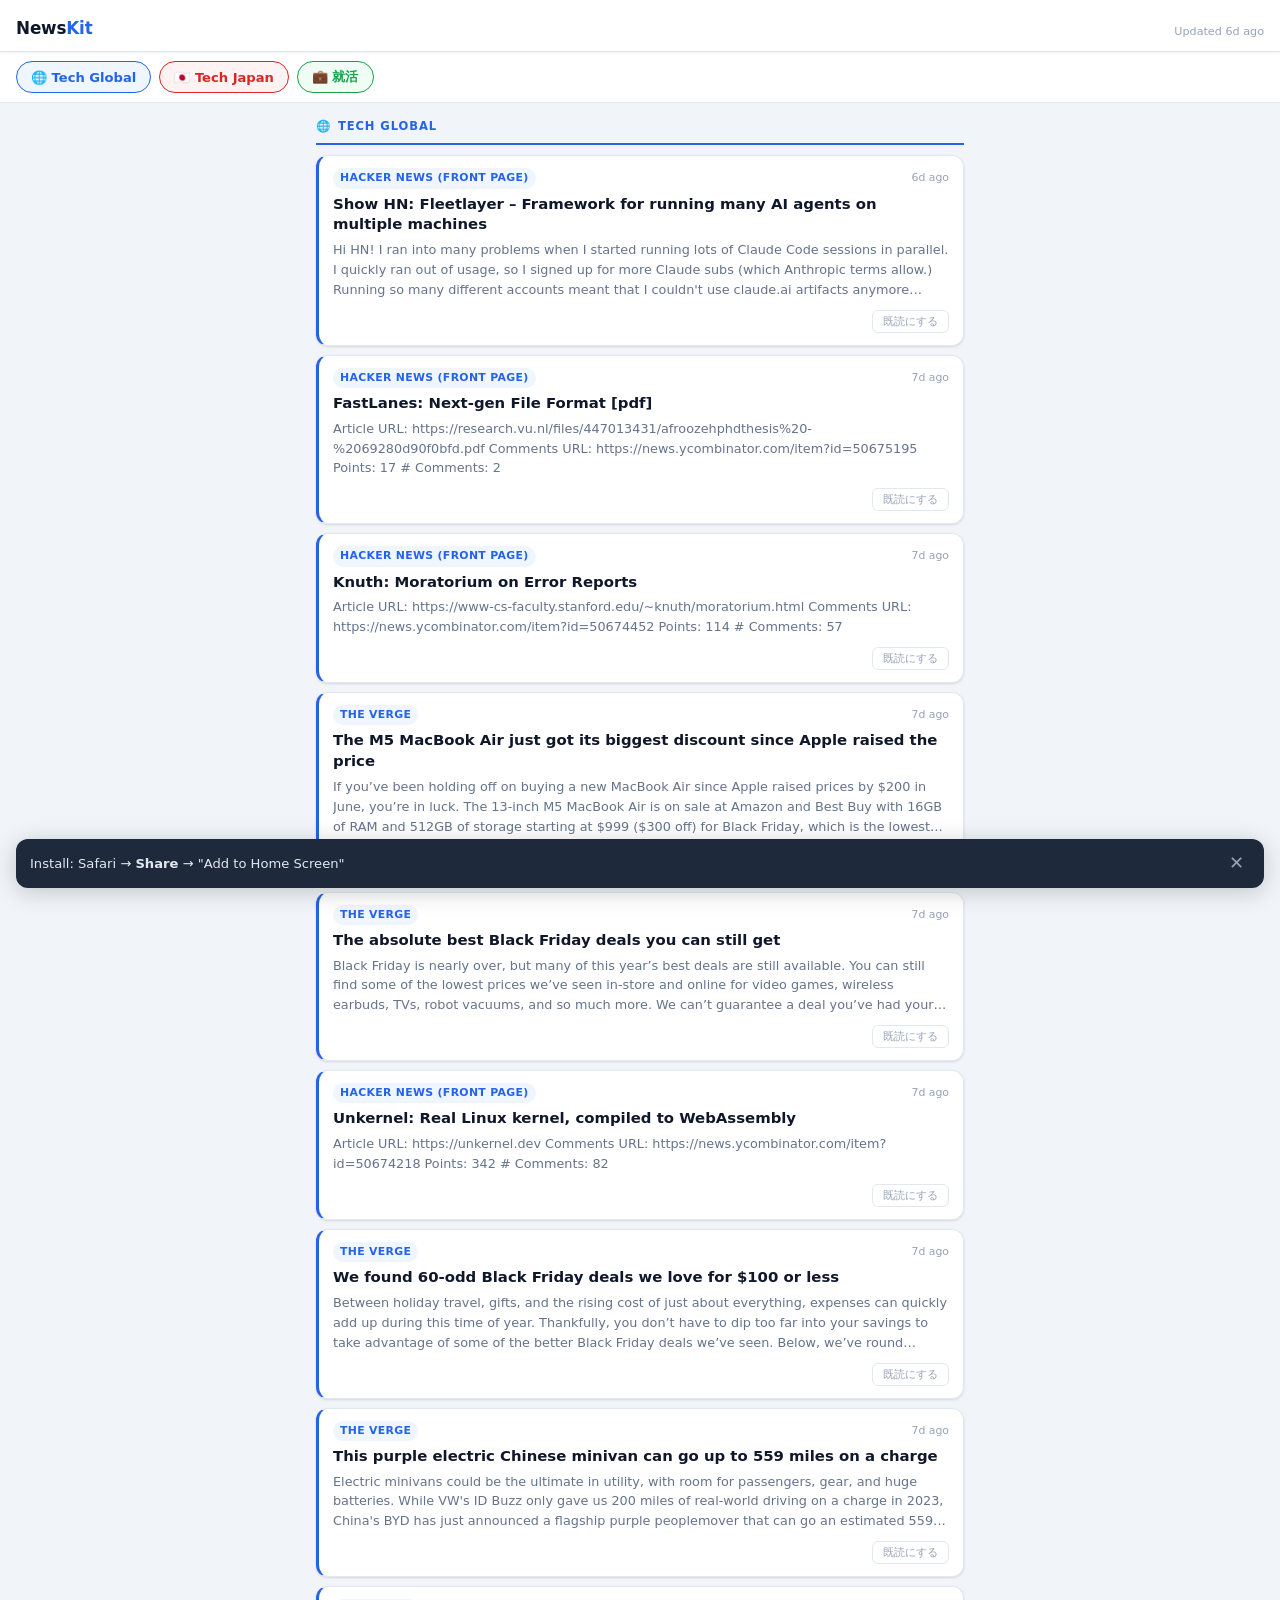
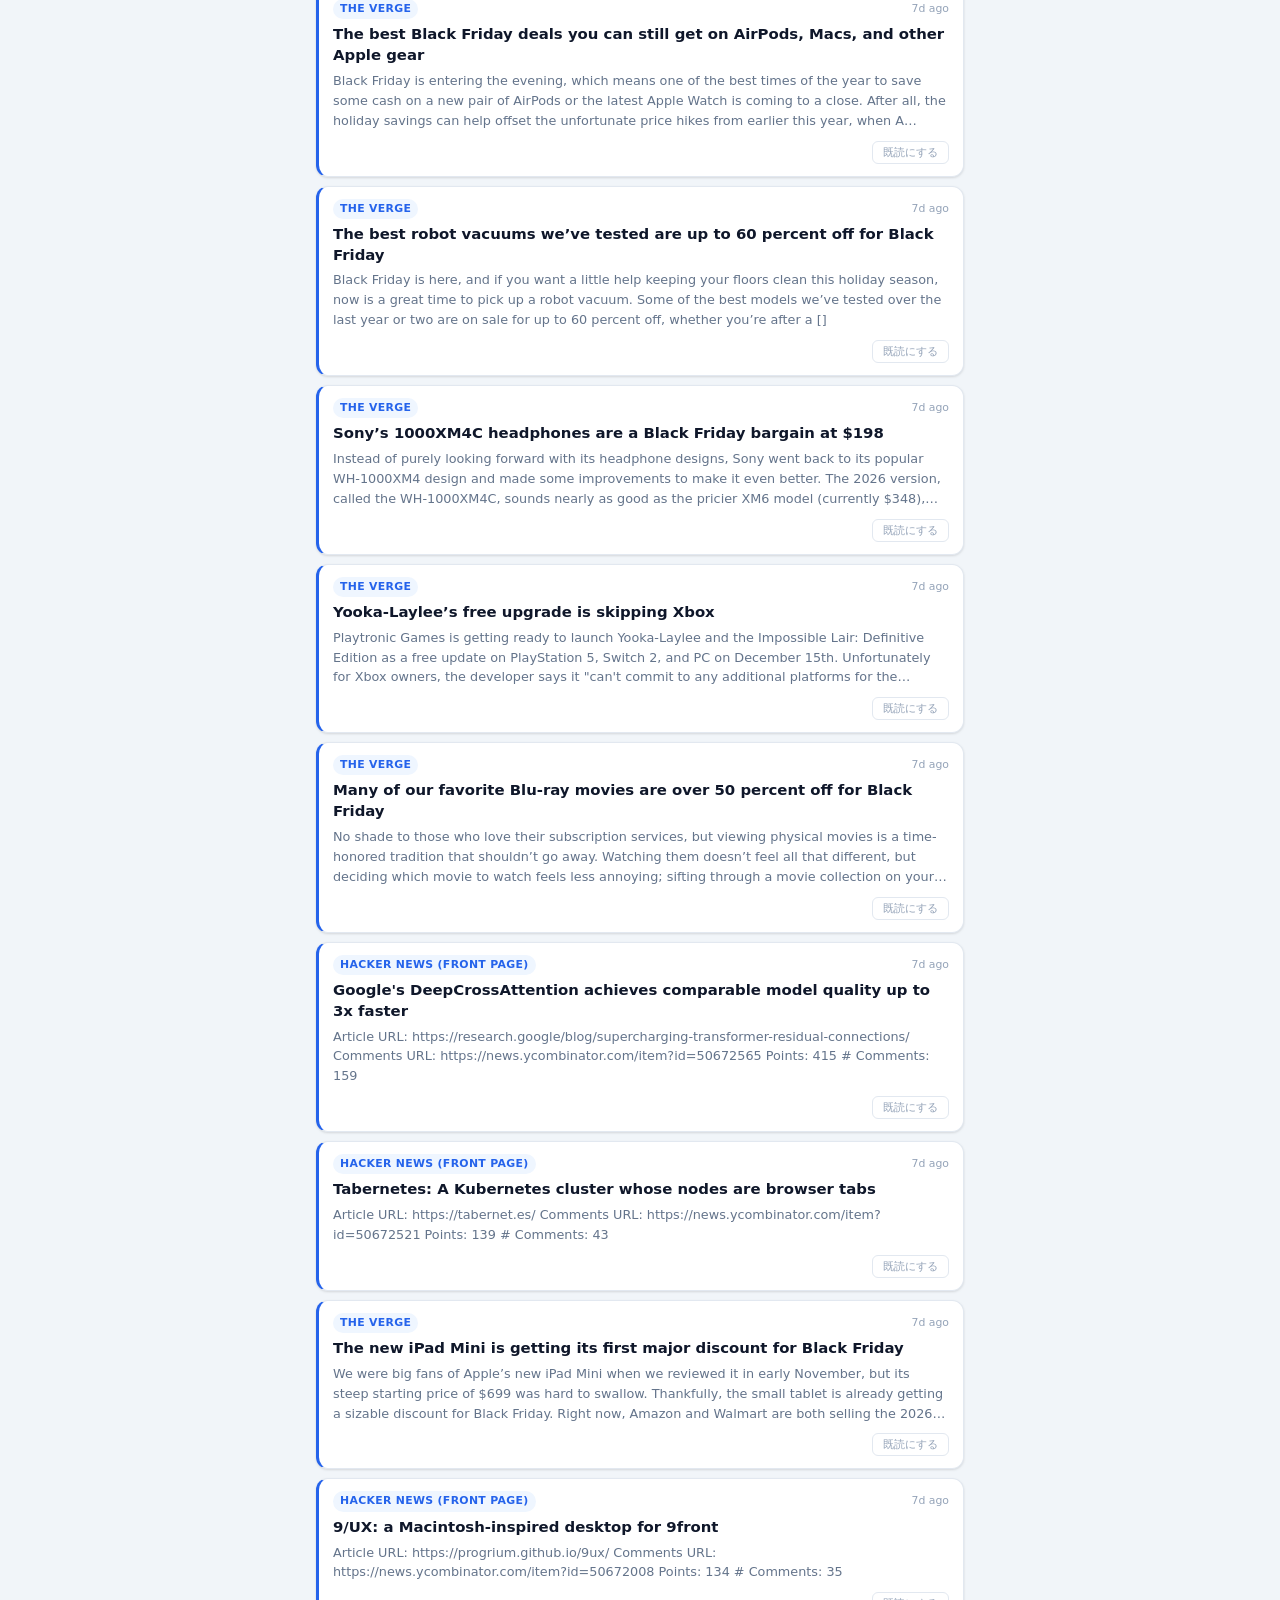
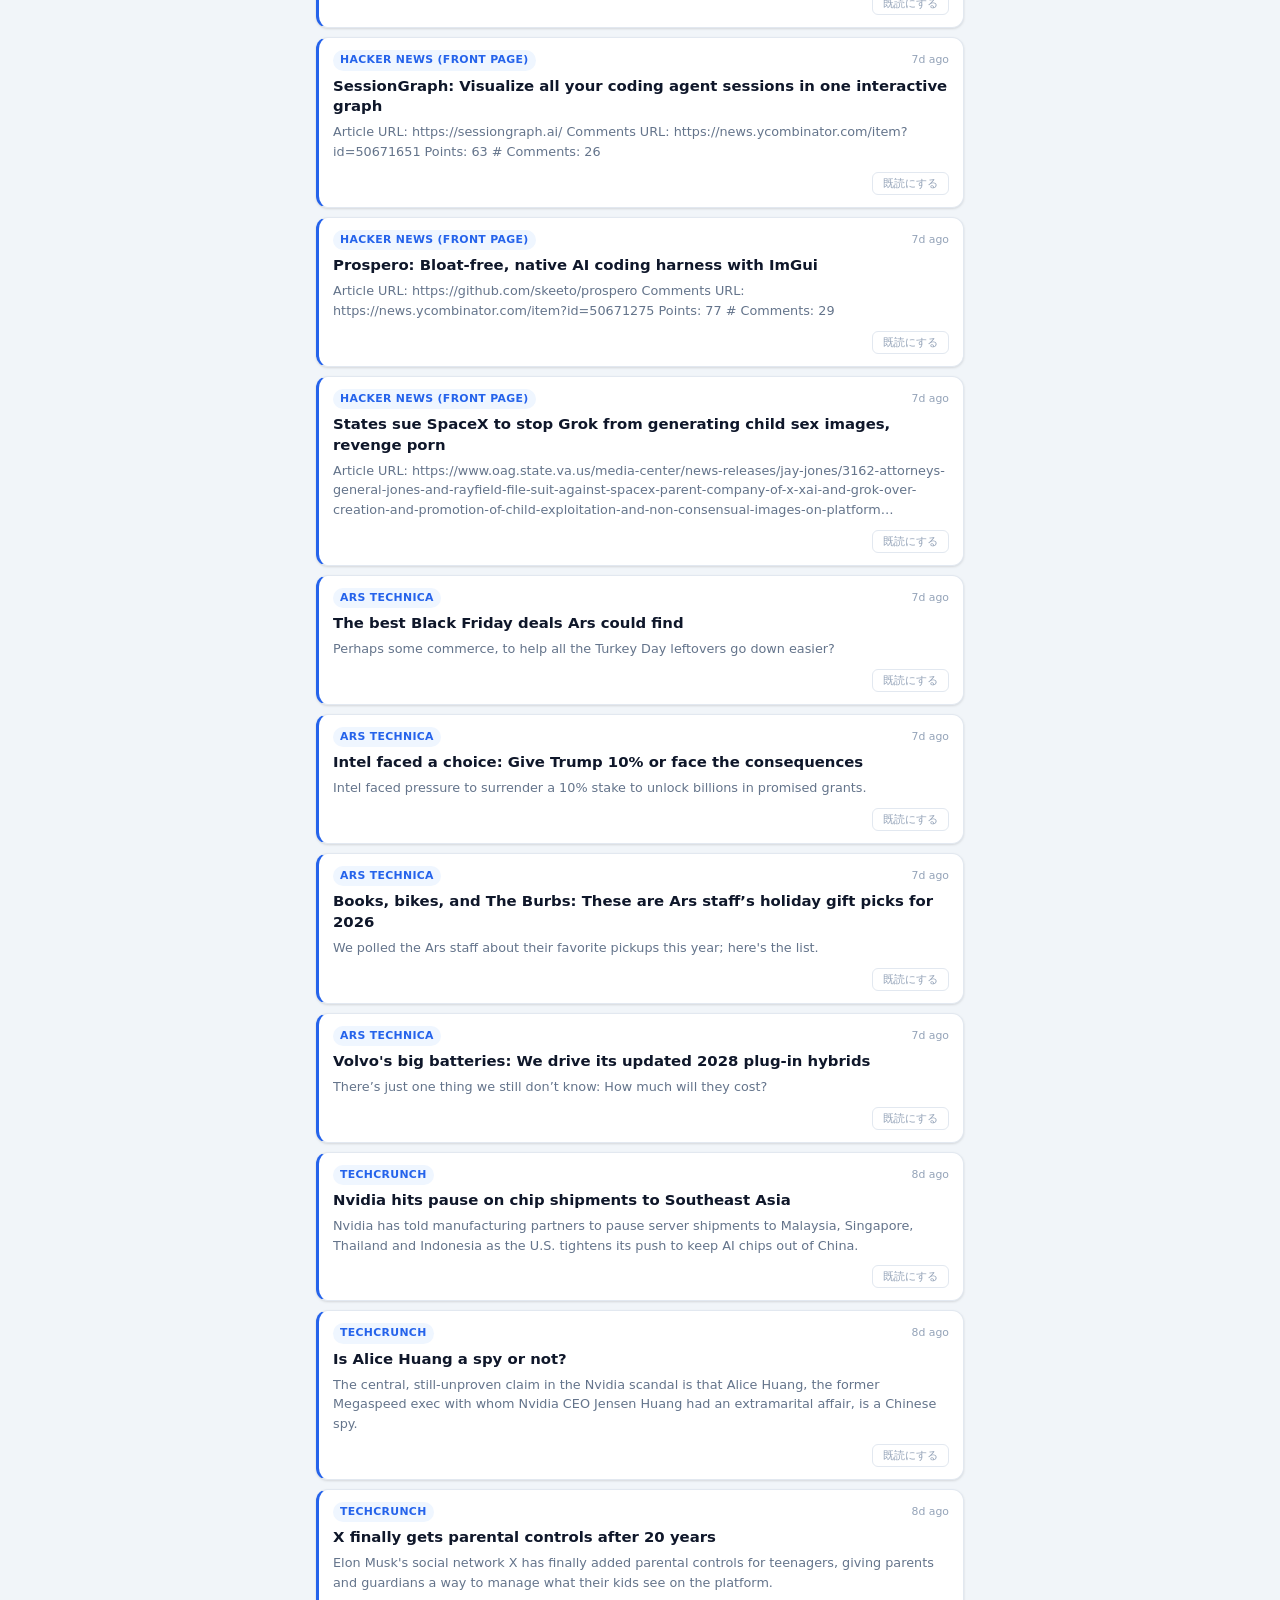
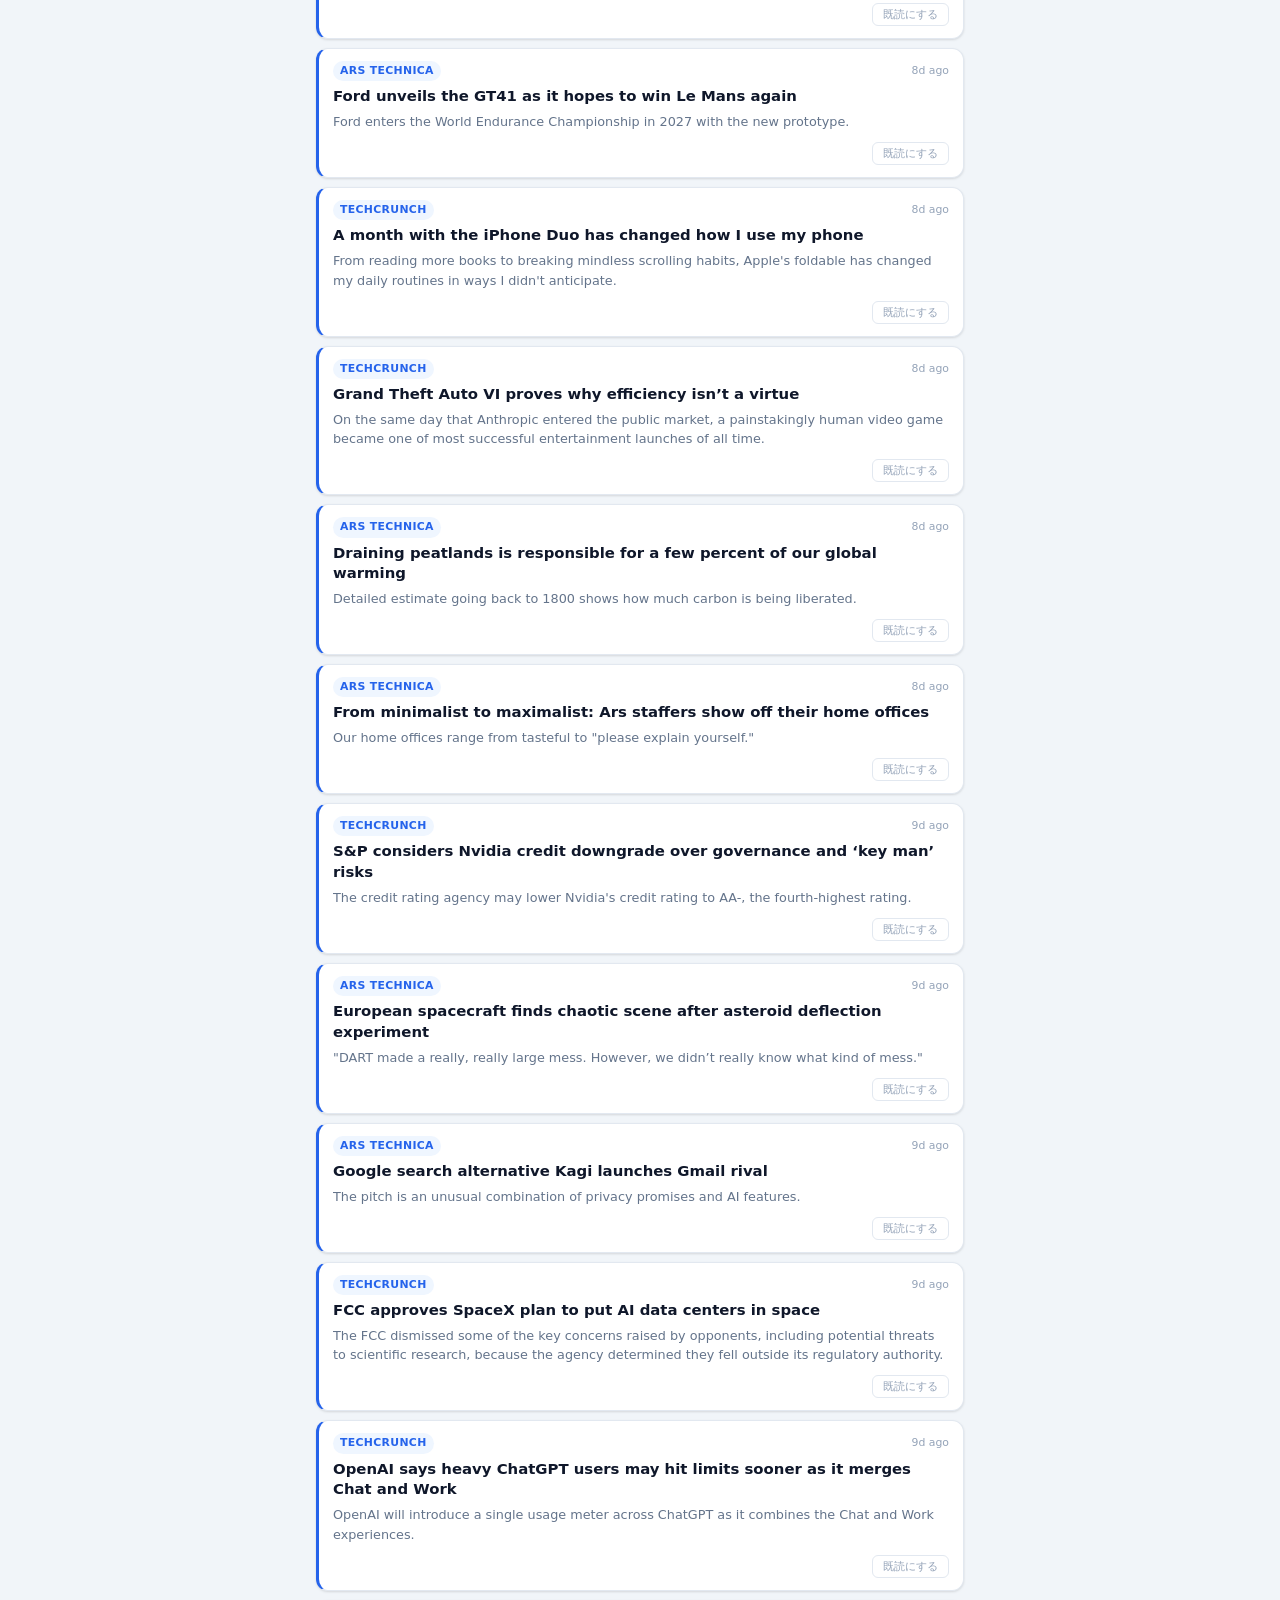
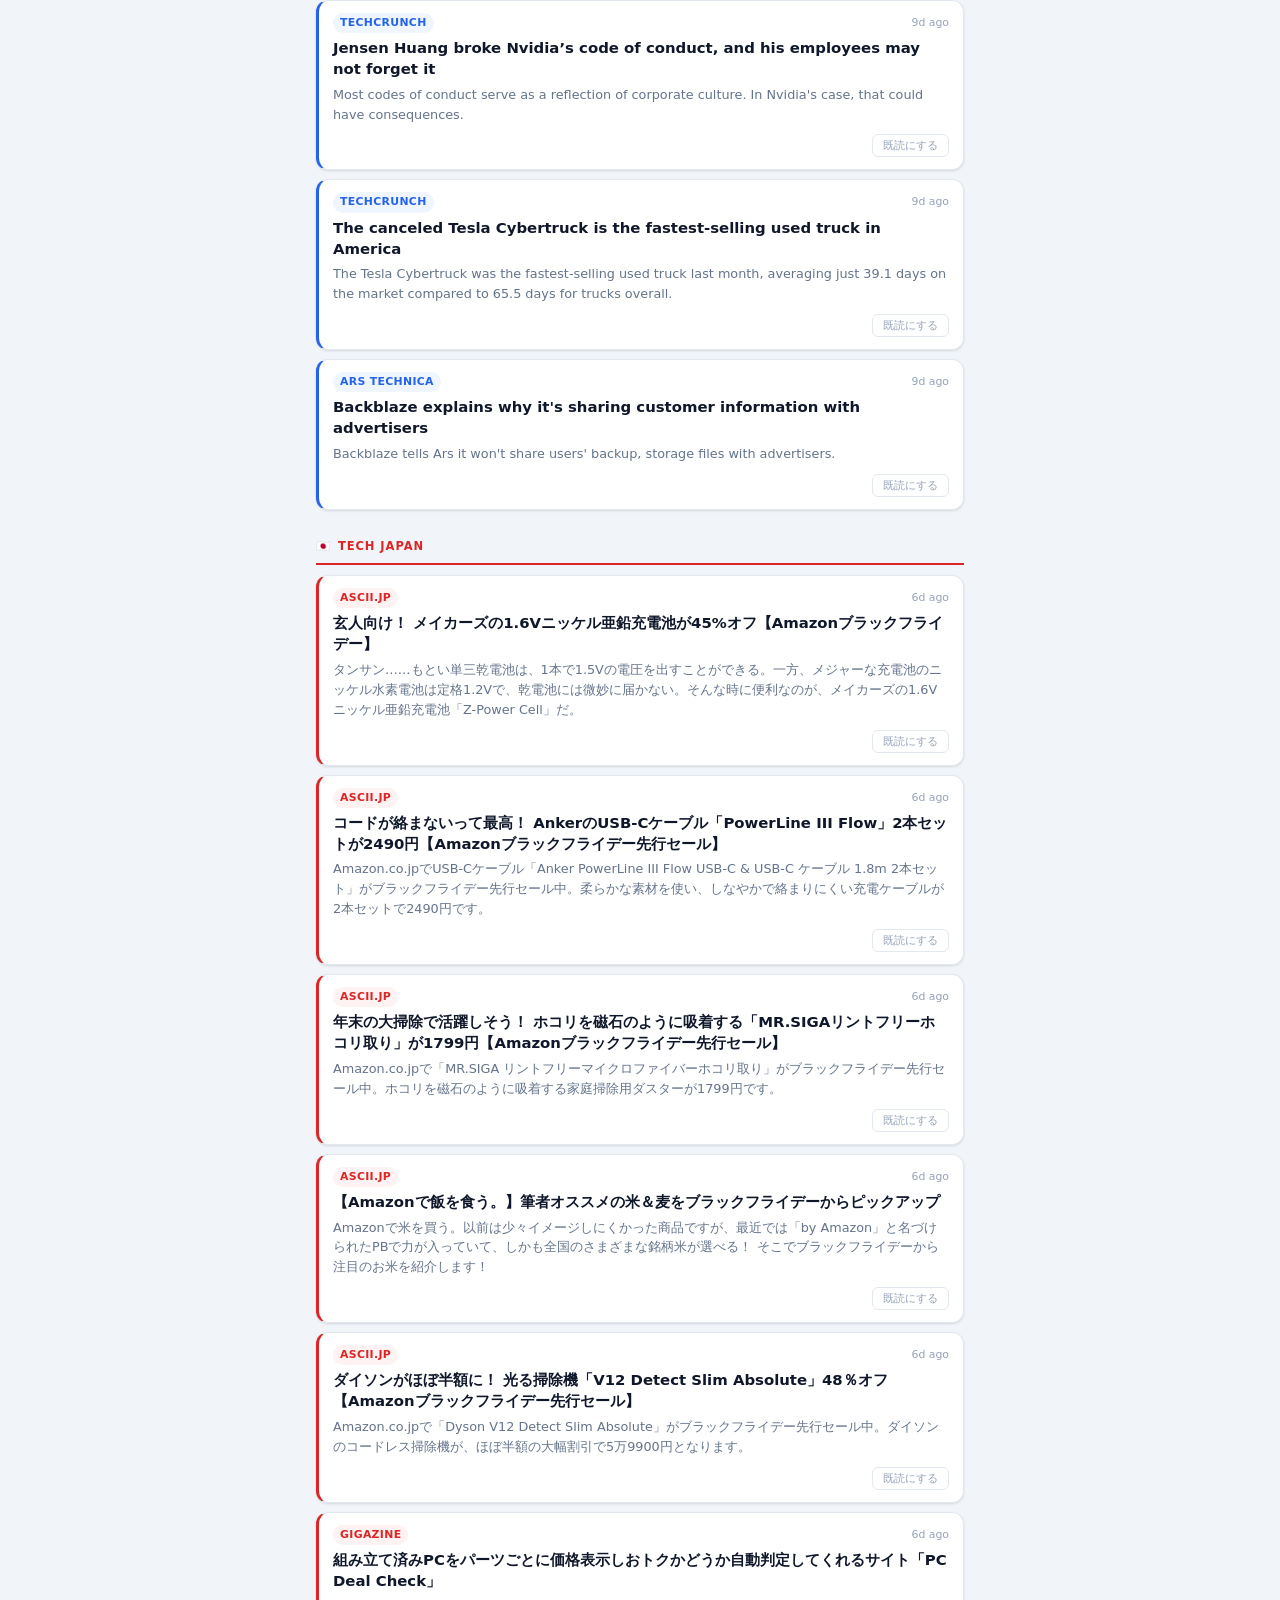
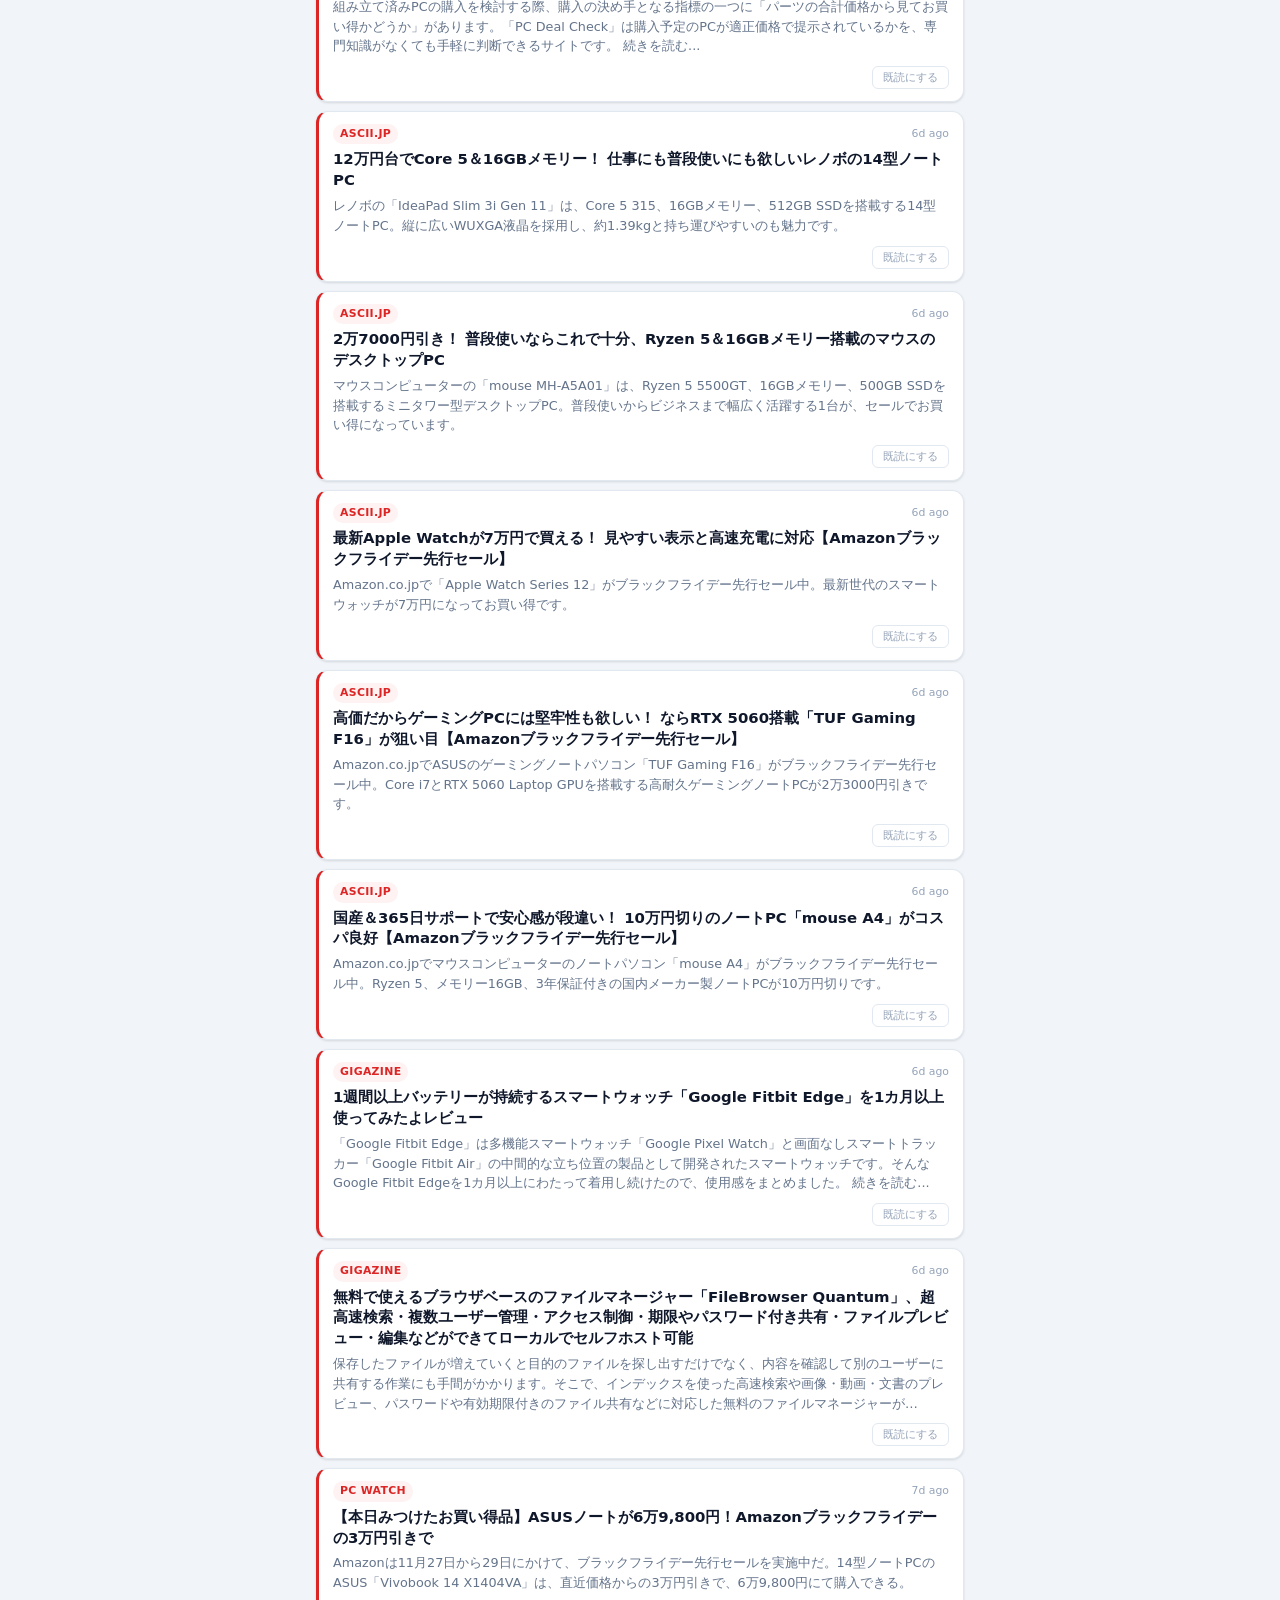
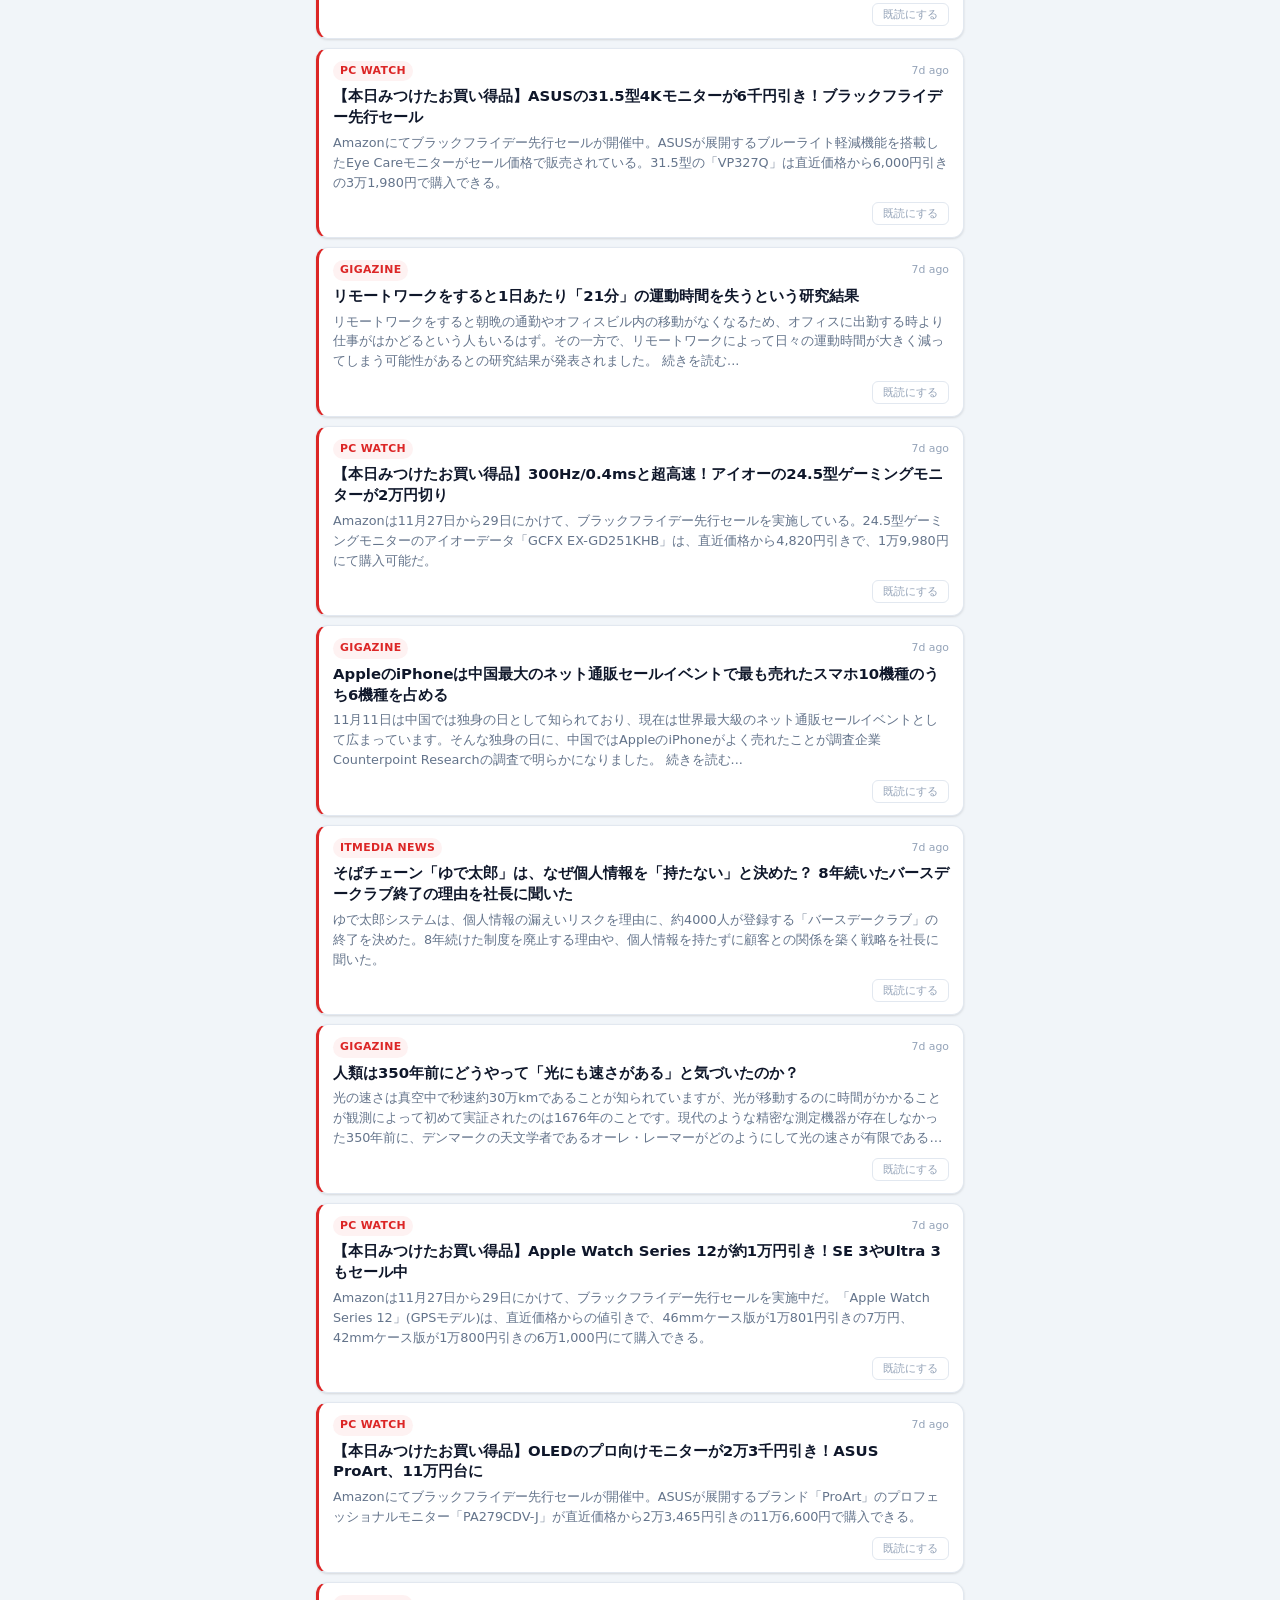
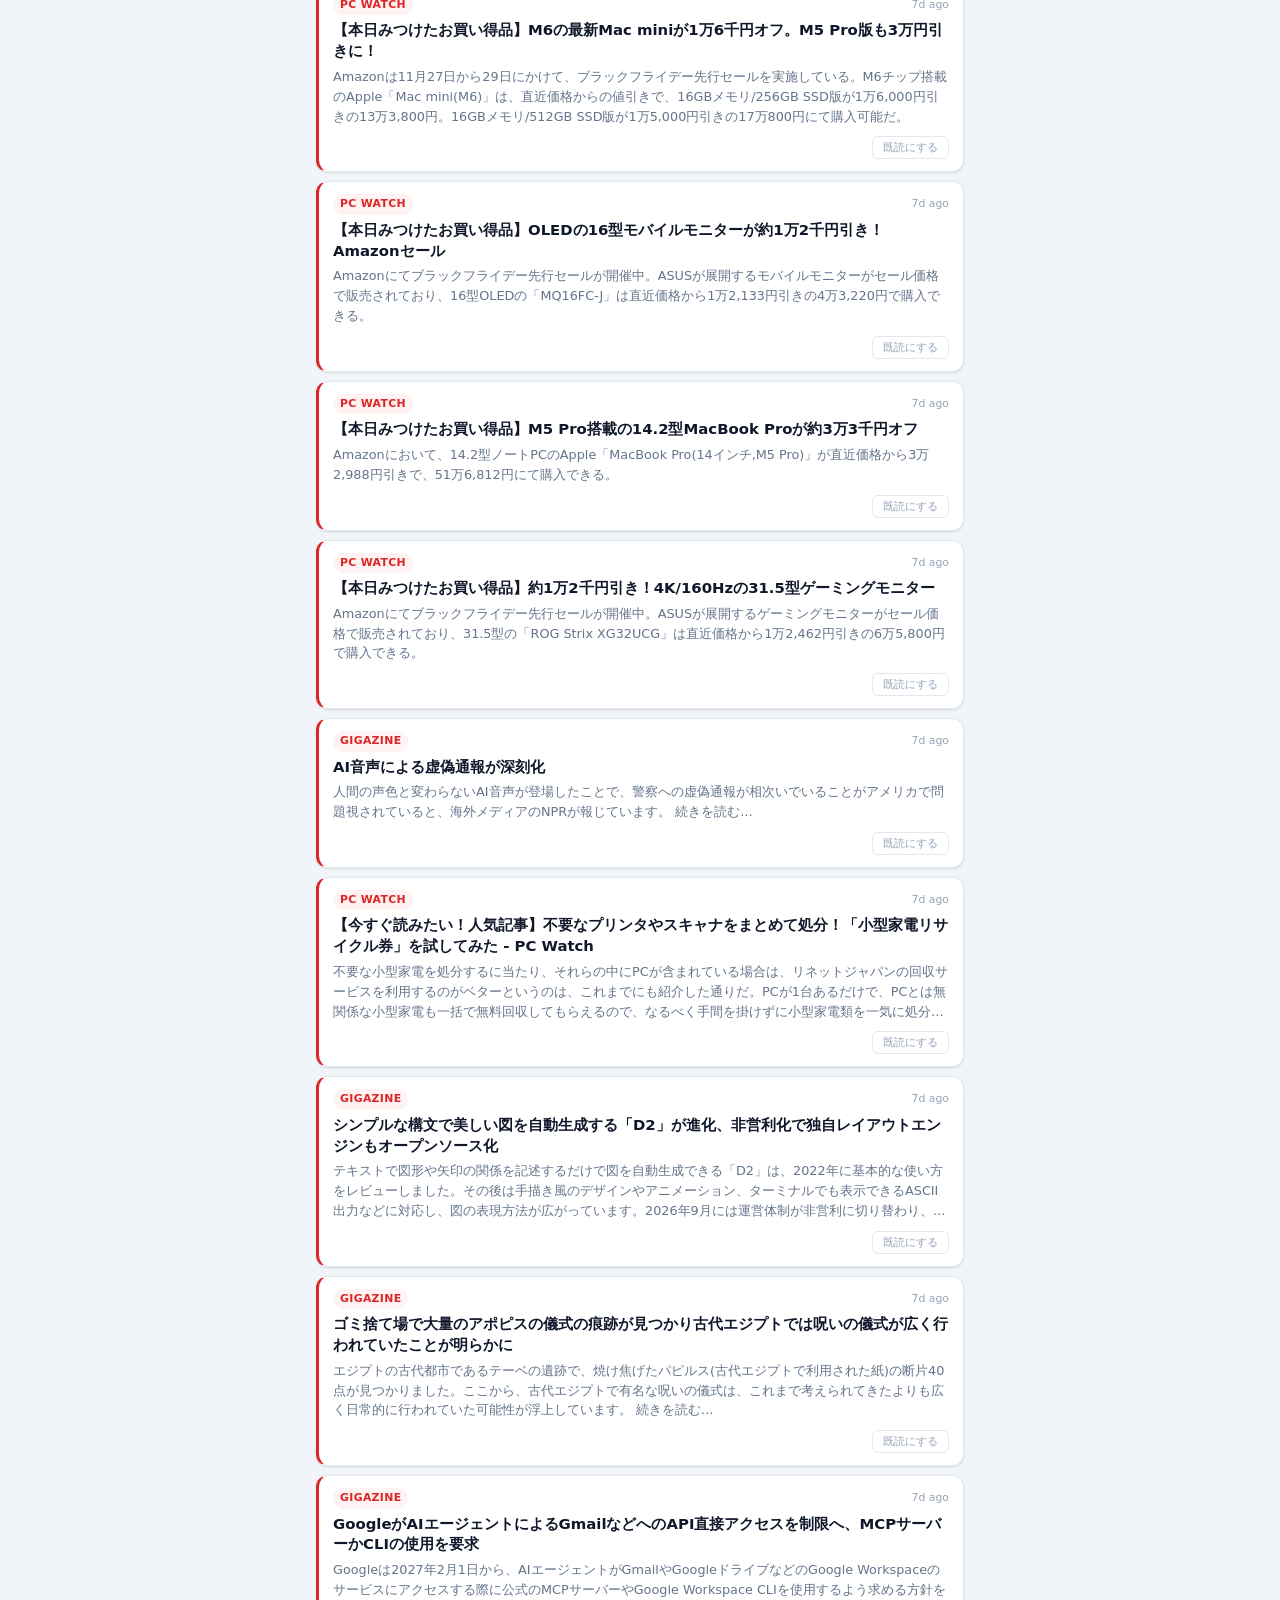
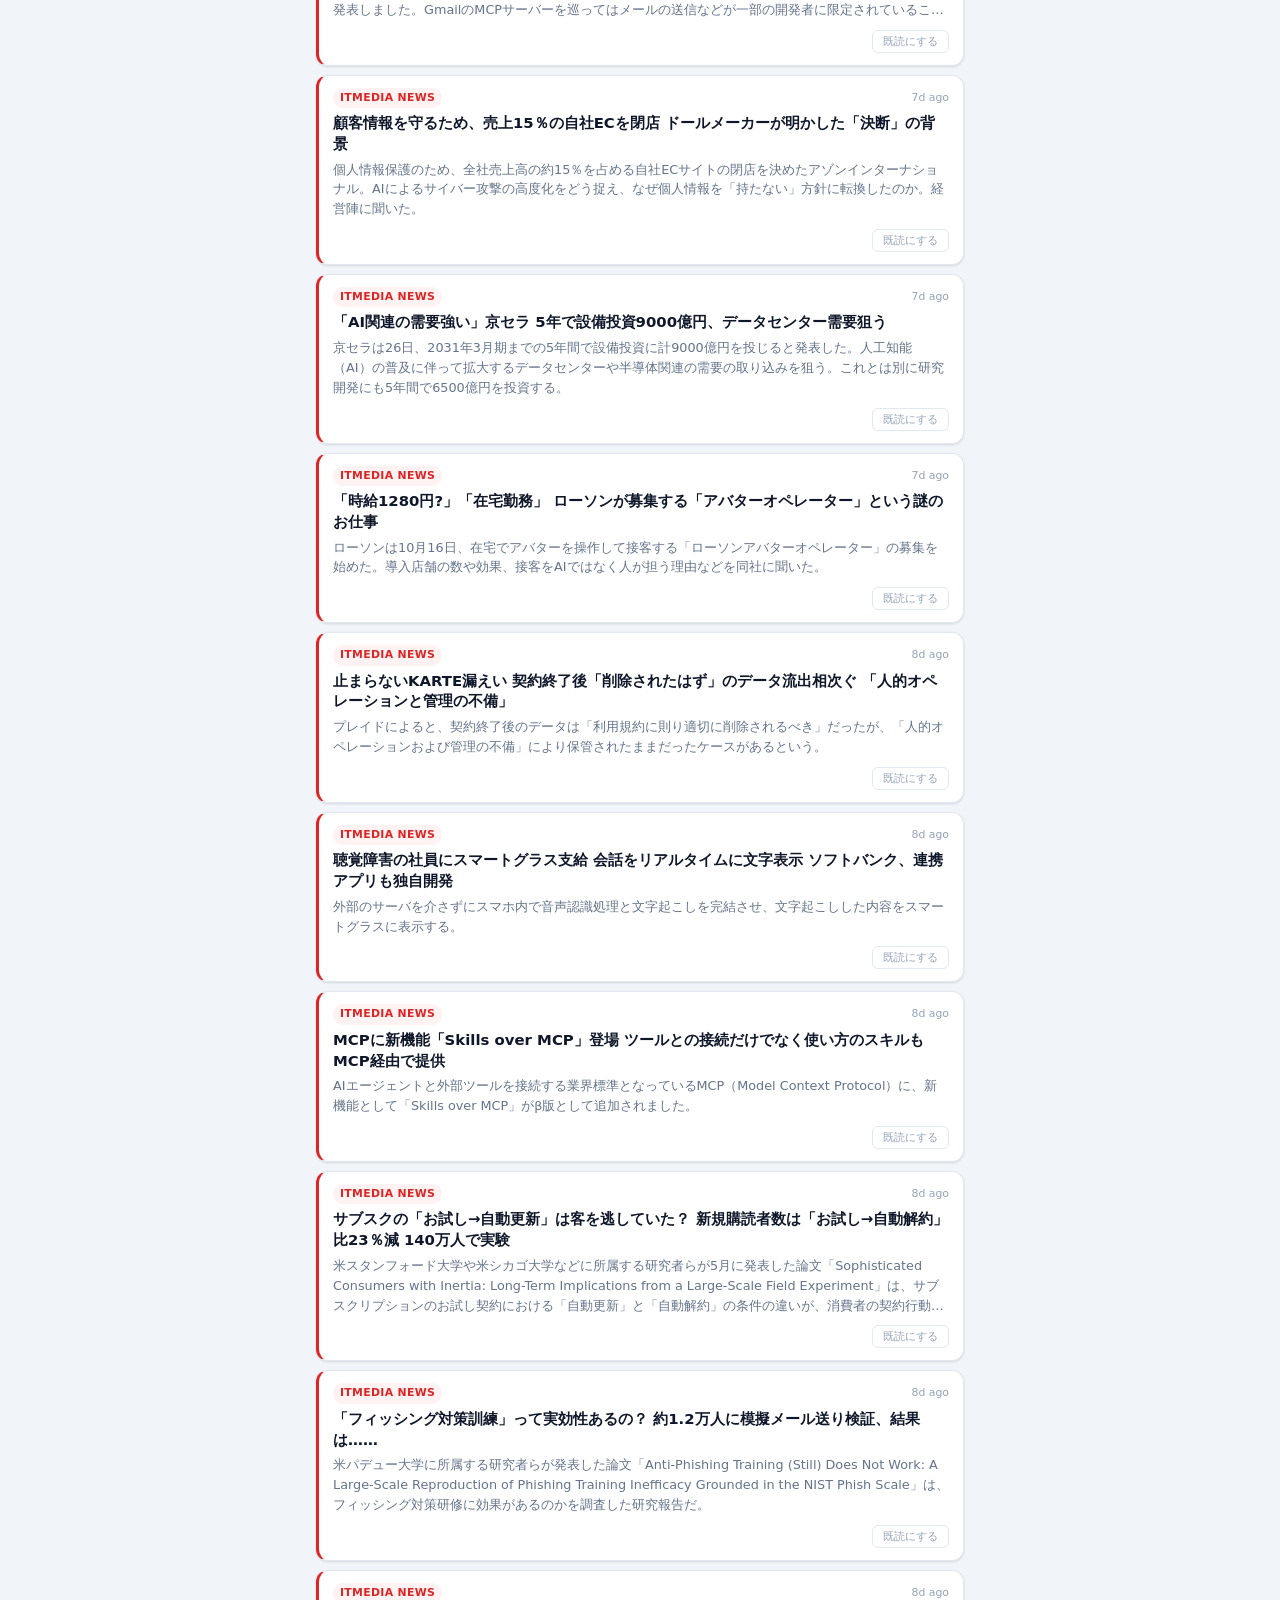
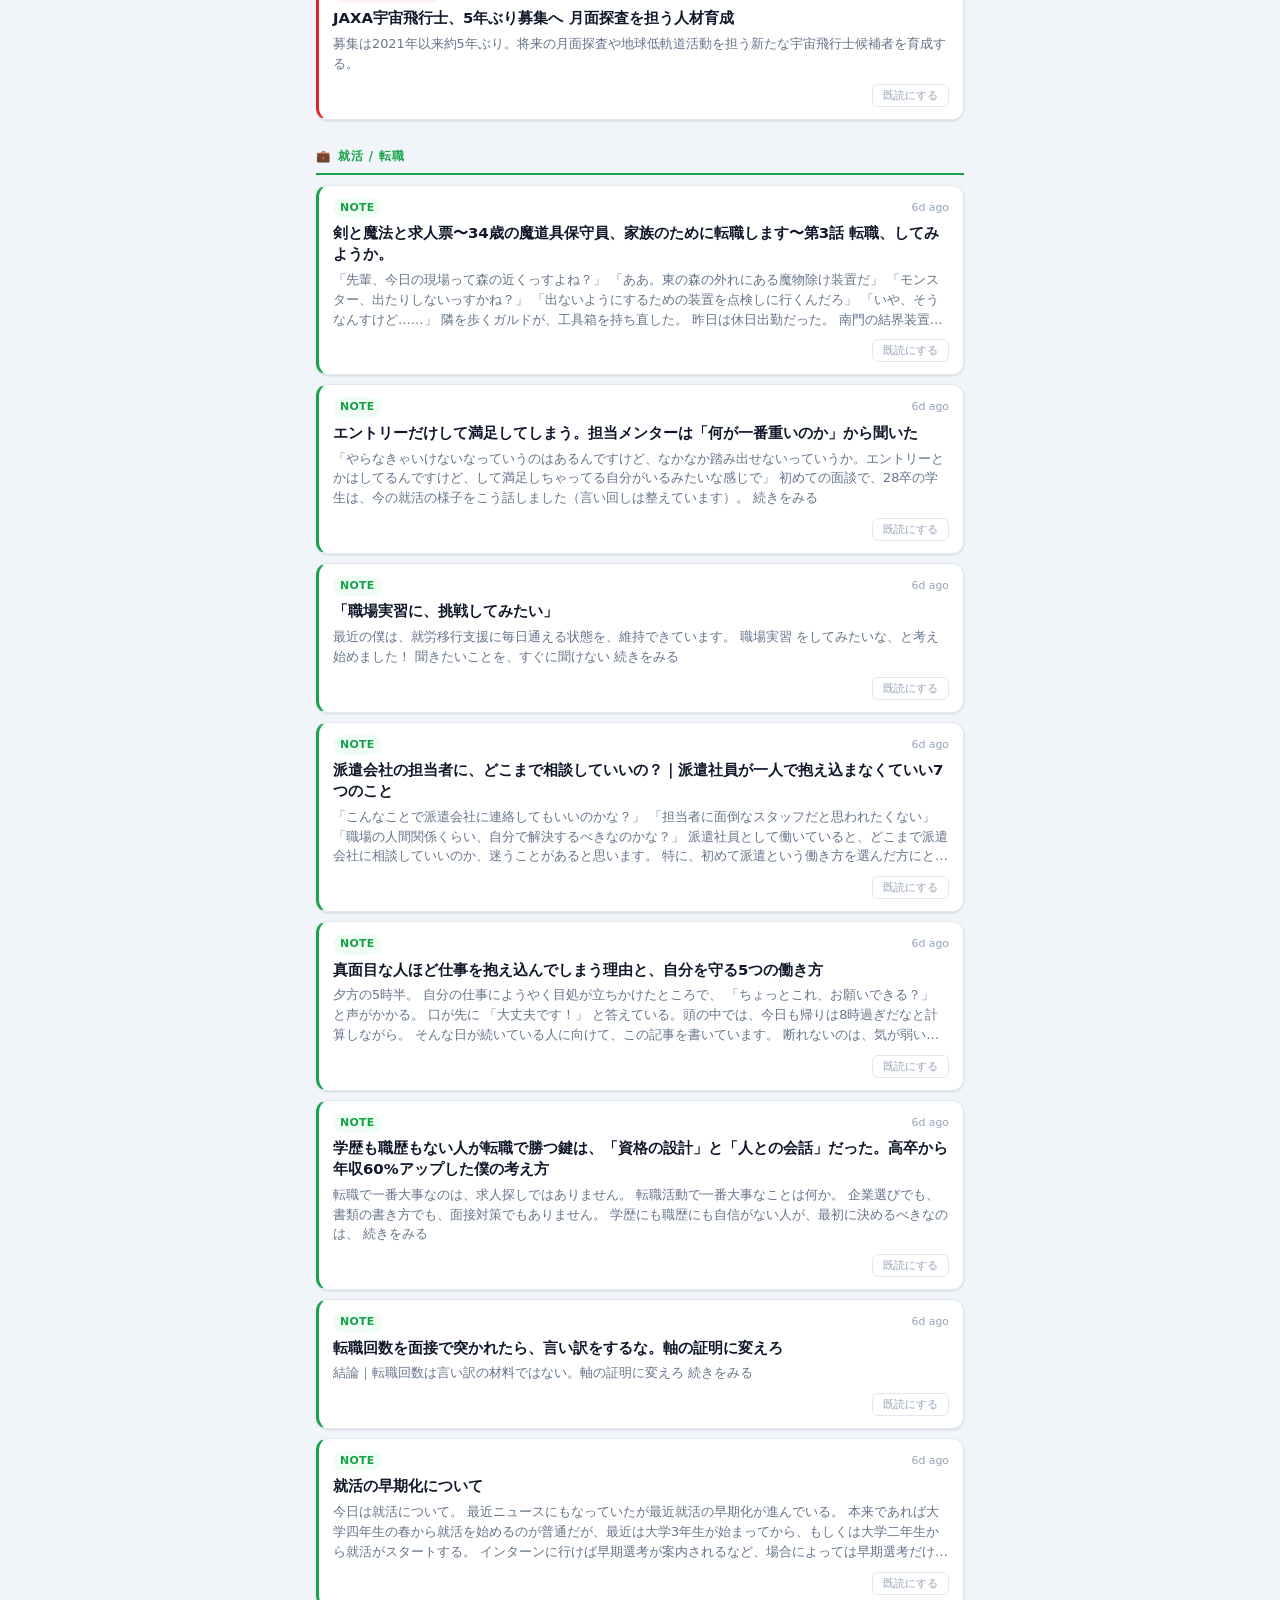
<file: docs/index.html>
<!DOCTYPE html>
<html lang="ja">
<head>
  <meta charset="UTF-8">
  <meta name="viewport" content="width=device-width, initial-scale=1, viewport-fit=cover">
  <meta name="apple-mobile-web-app-capable" content="yes">
  <meta name="apple-mobile-web-app-status-bar-style" content="default">
  <meta name="apple-mobile-web-app-title" content="NewsKit">
  <meta name="description" content="Personal news & 就活 feed aggregator">
  <title>NewsKit</title>
  <link rel="manifest" href="manifest.json">
  <link rel="apple-touch-icon" href="icons/apple-touch-icon.png">
  <link rel="stylesheet" href="styles.css">
</head>
<body>
  <header class="app-header">
    <h1 class="app-title">News<span>Kit</span></h1>
    <span id="last-updated" class="last-updated"></span>
  </header>

  <nav class="cat-nav" aria-label="Category filters">
    <button class="cat-toggle" data-cat="tech_global">🌐 Tech Global</button>
    <button class="cat-toggle" data-cat="tech_japan">🇯🇵 Tech Japan</button>
    <button class="cat-toggle" data-cat="jobs_japan">💼 就活</button>
  </nav>

  <main id="feed-container">
    <p class="status-msg">Loading…</p>
  </main>

  <div id="install-banner" class="install-banner" hidden>
    <span>Install: Safari → <strong>Share</strong> → "Add to Home Screen"</span>
    <button id="dismiss-banner" class="dismiss-btn" aria-label="Dismiss">✕</button>
  </div>

  <script src="app.js"></script>
</body>
</html>
</file>
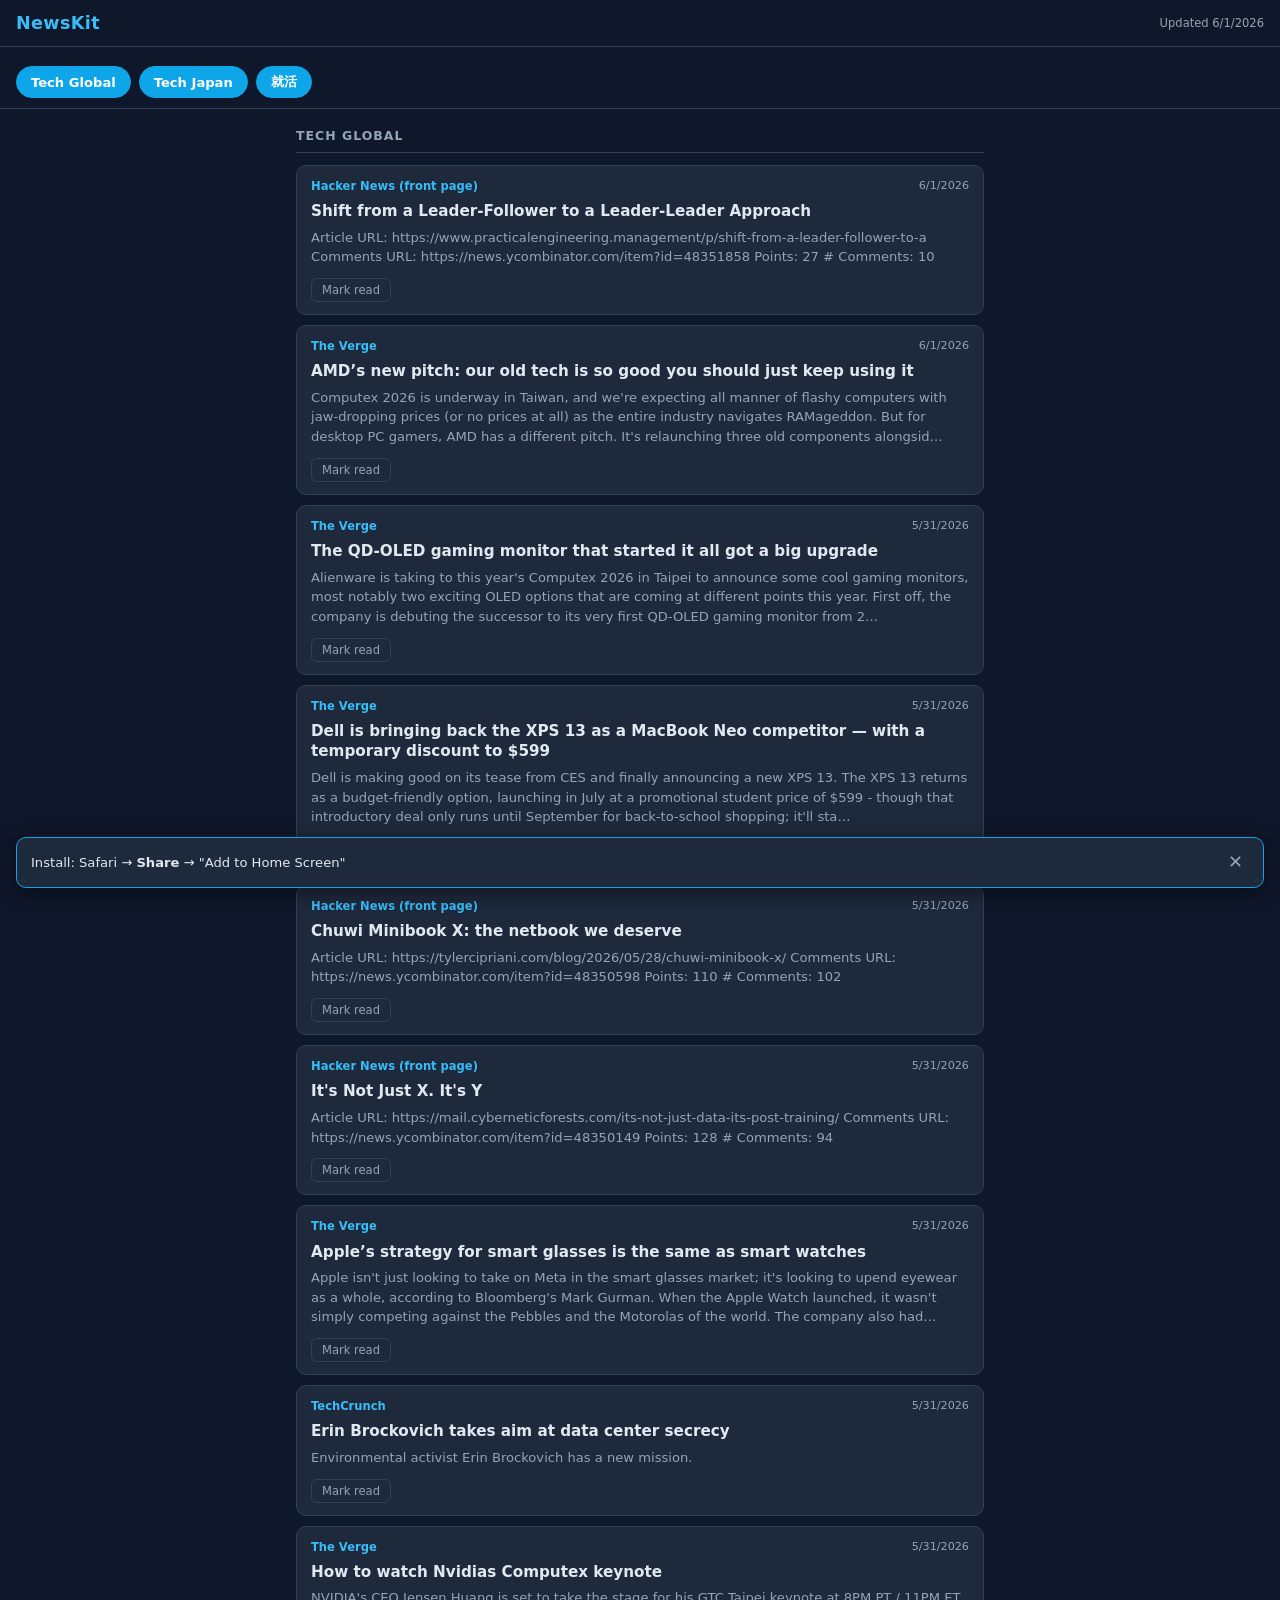
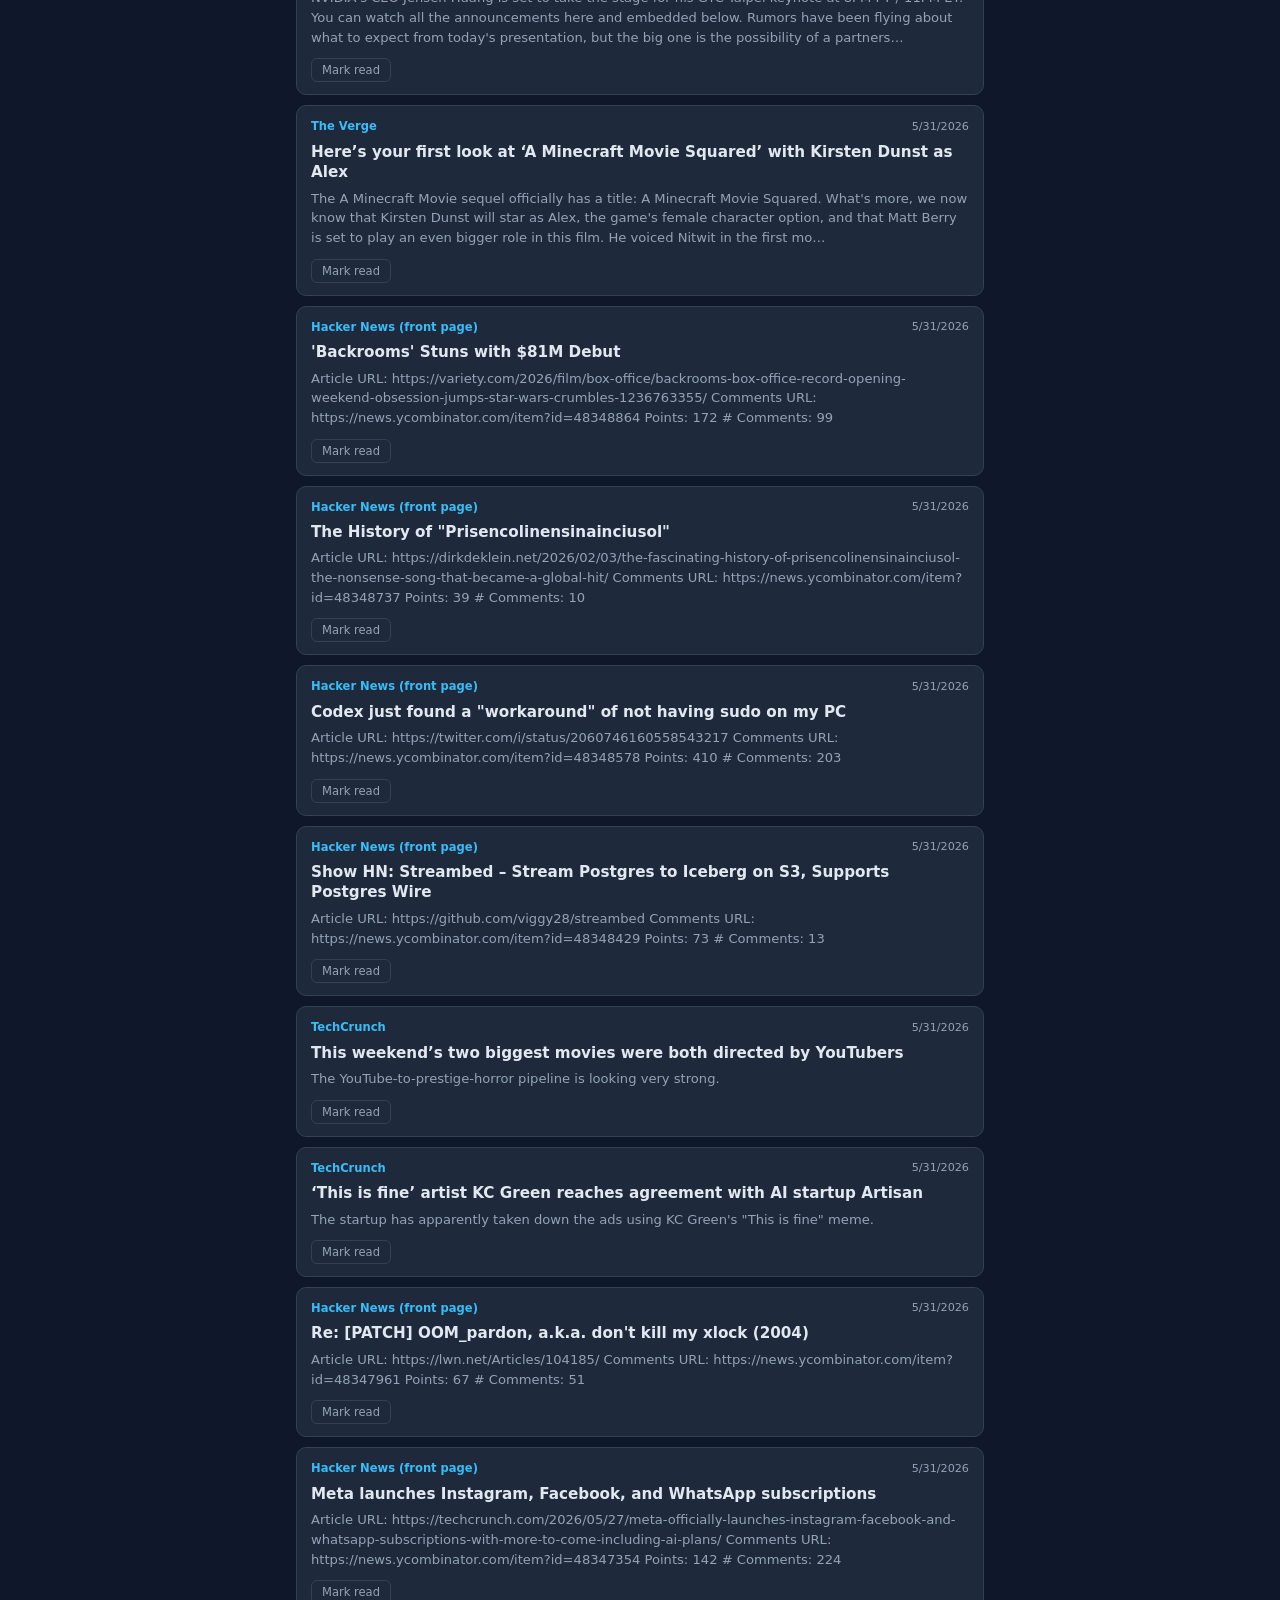
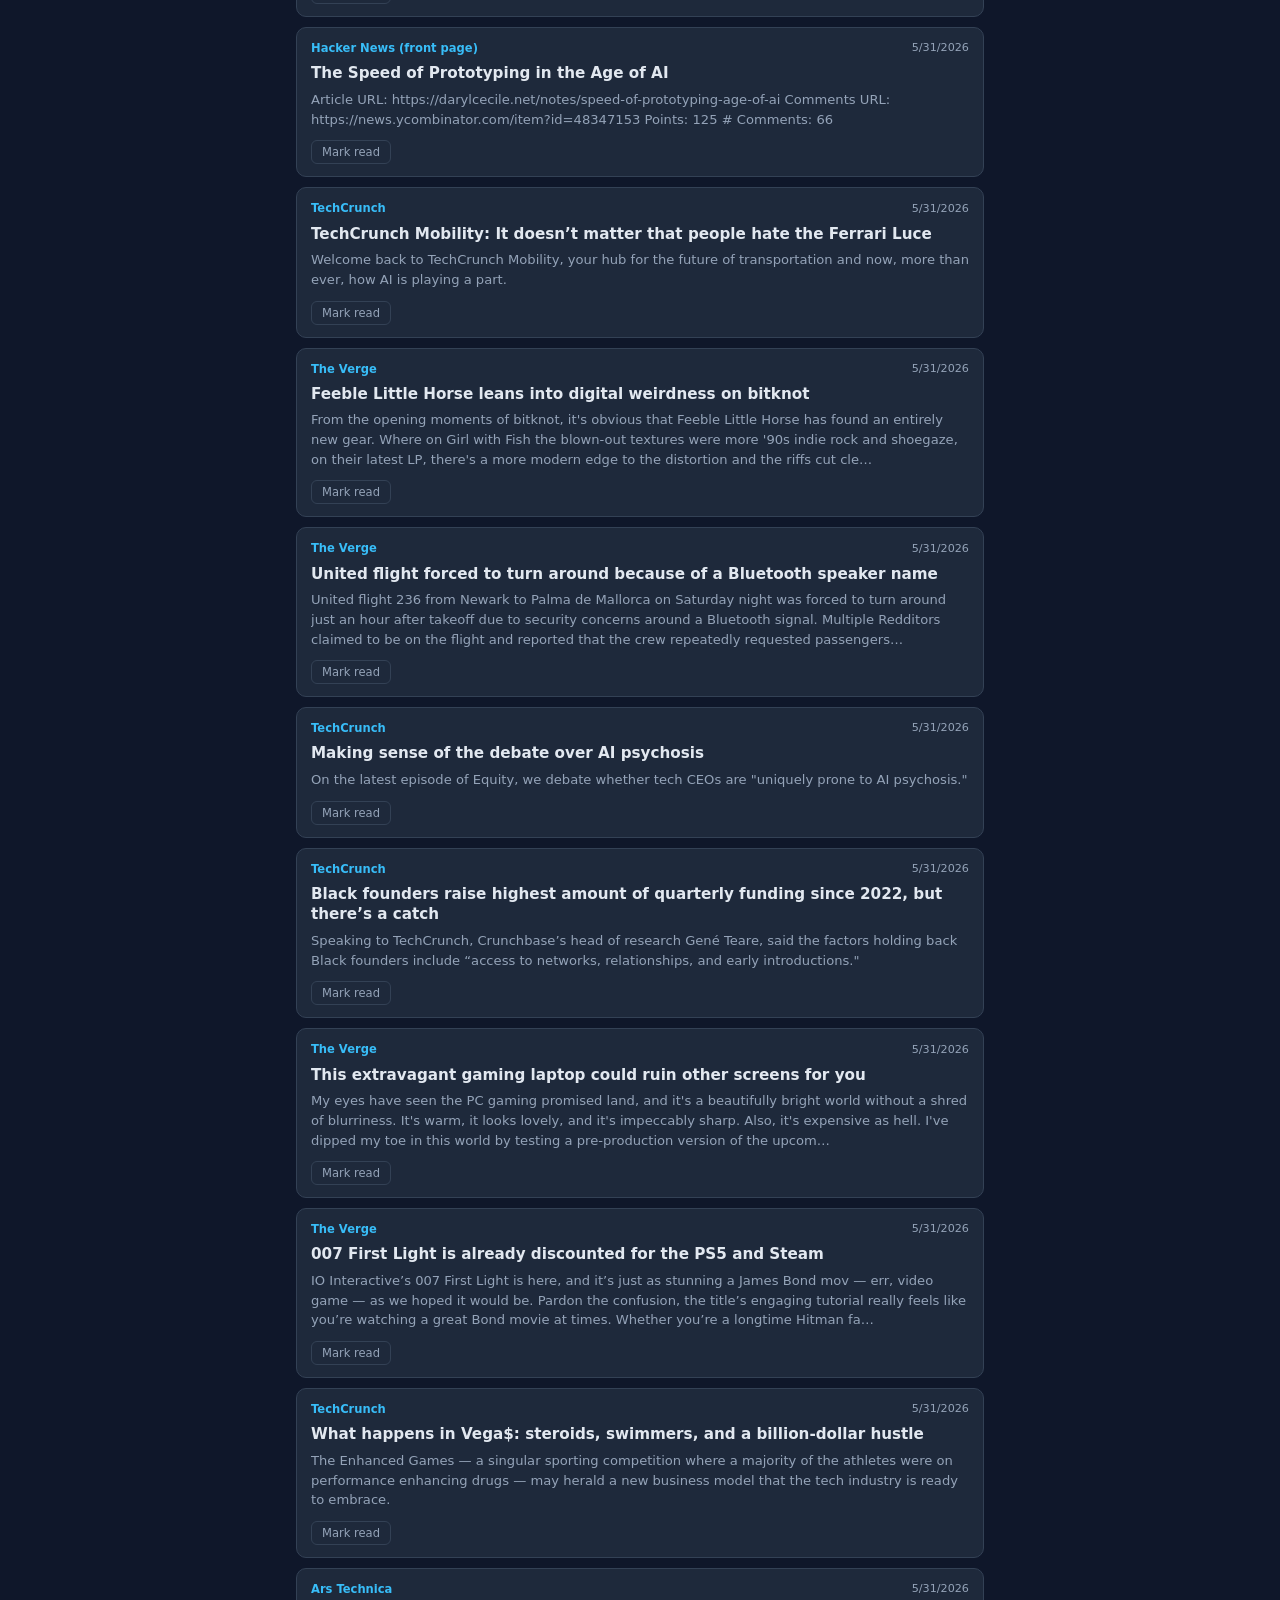
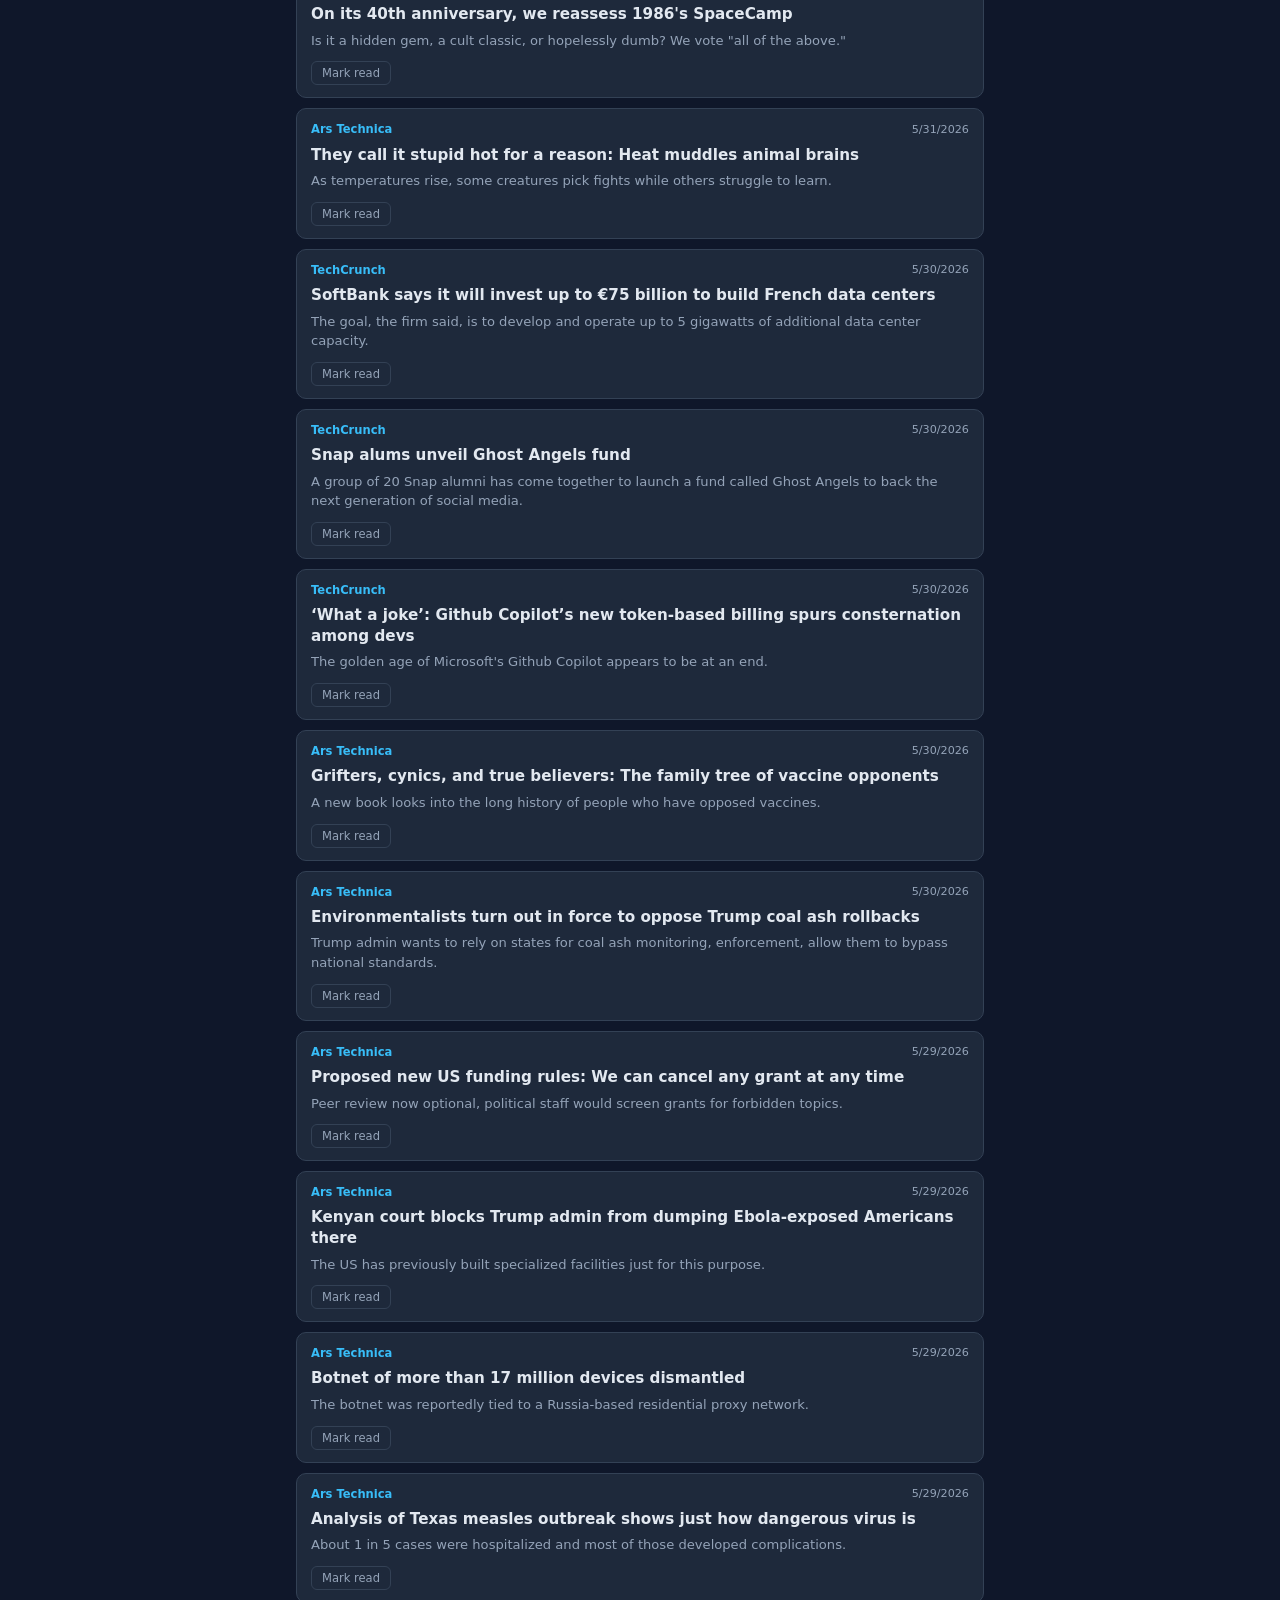
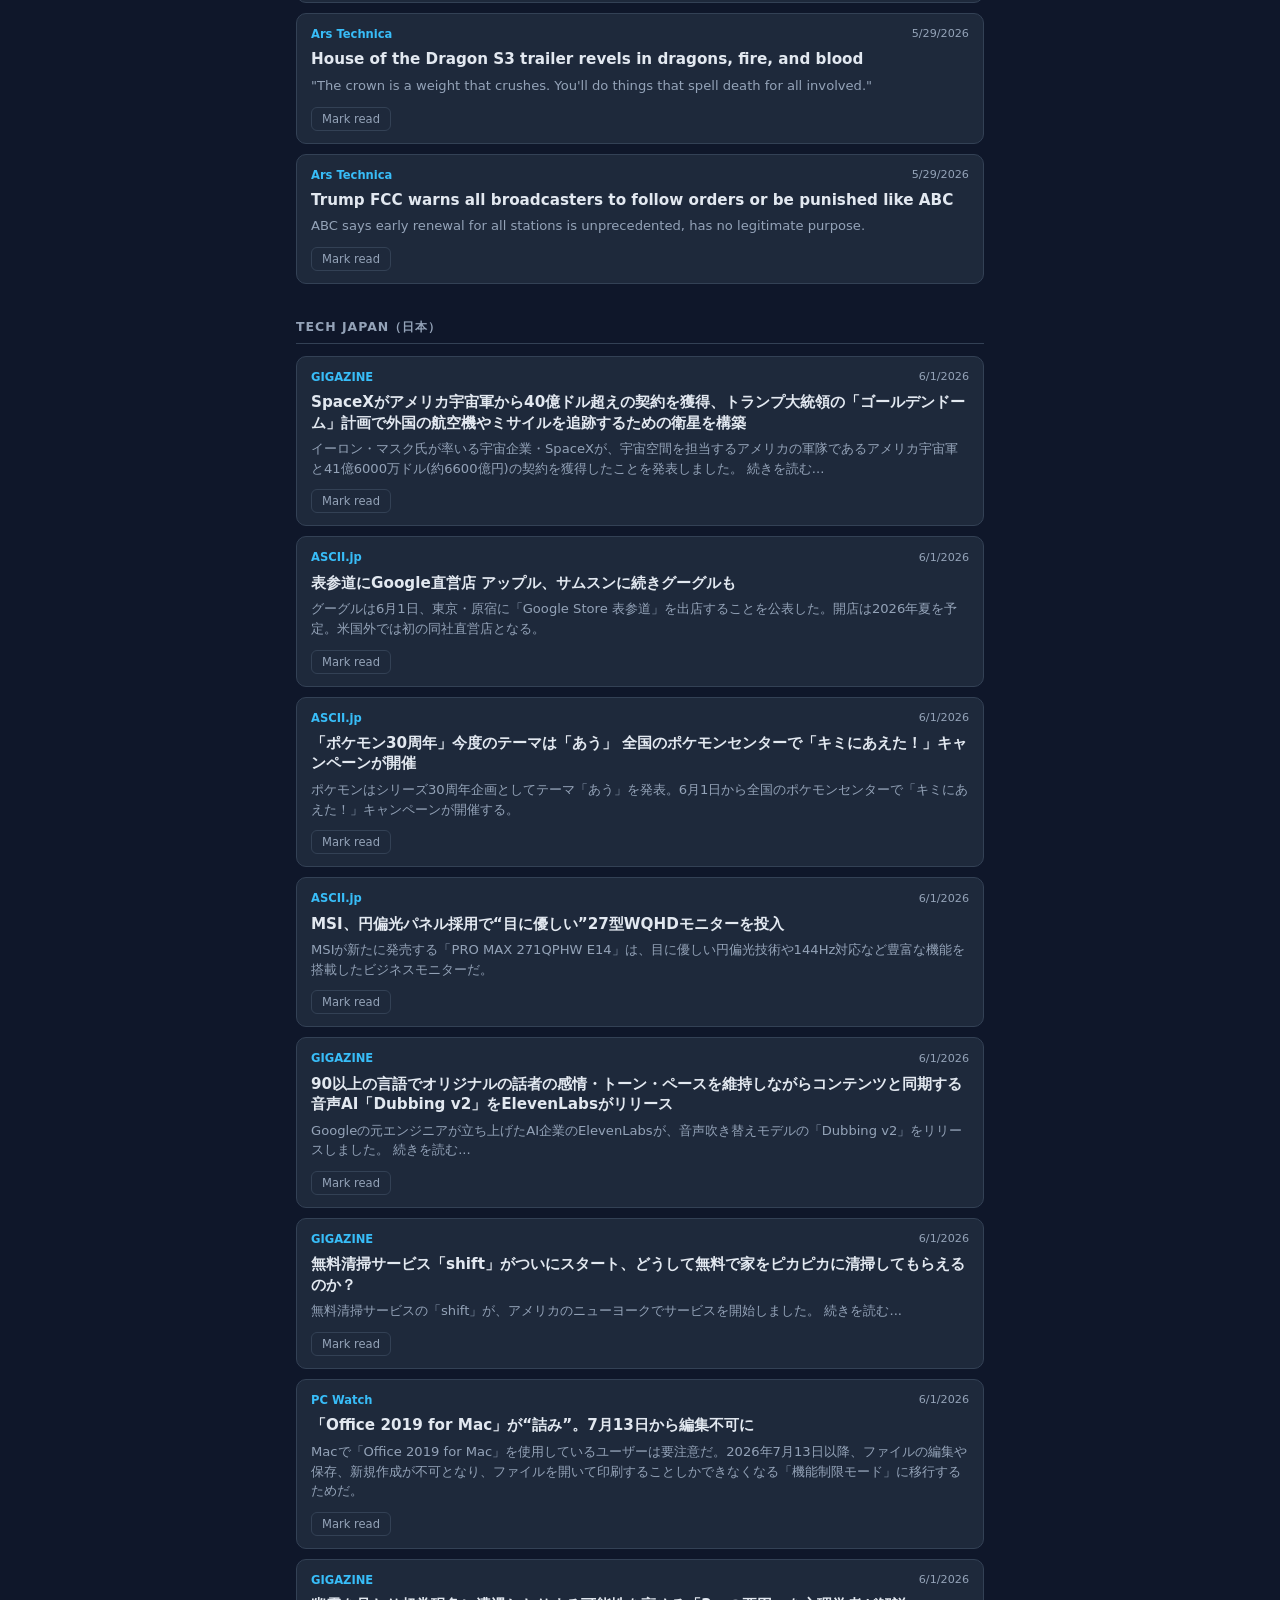
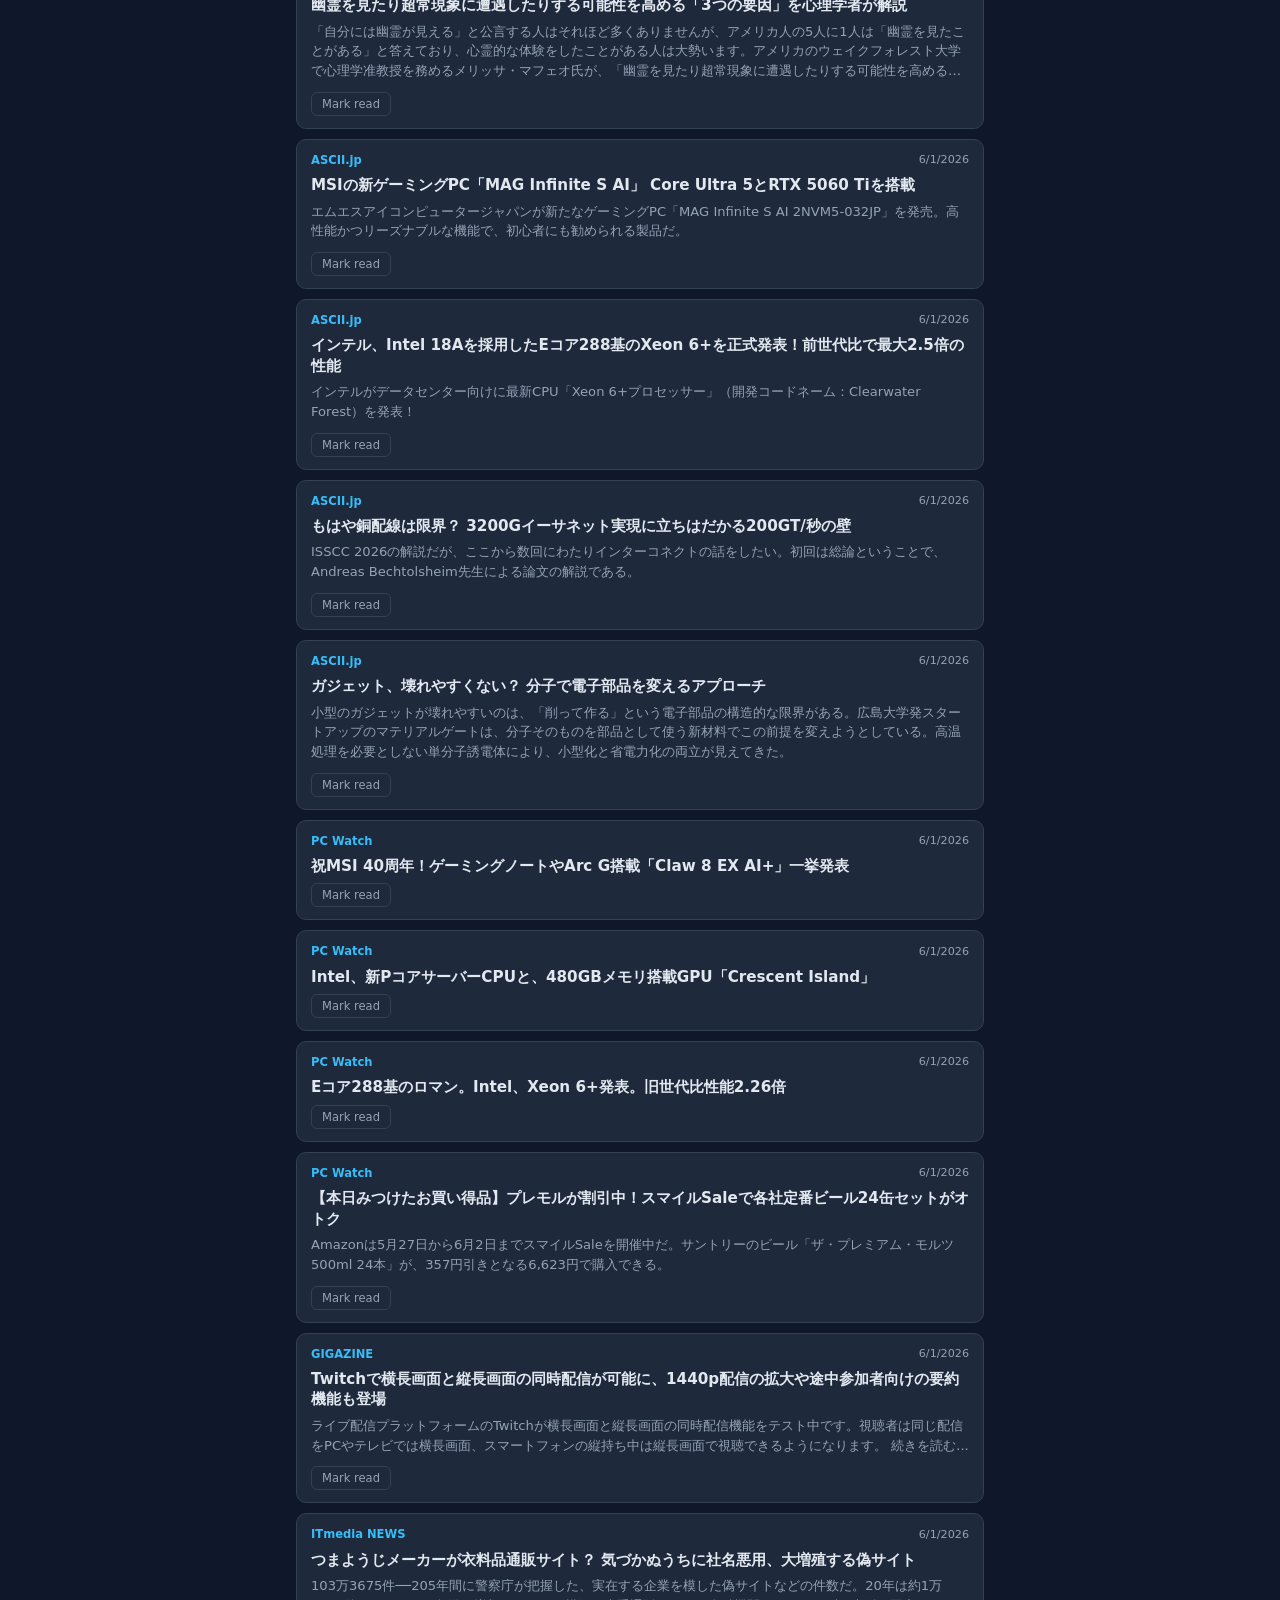
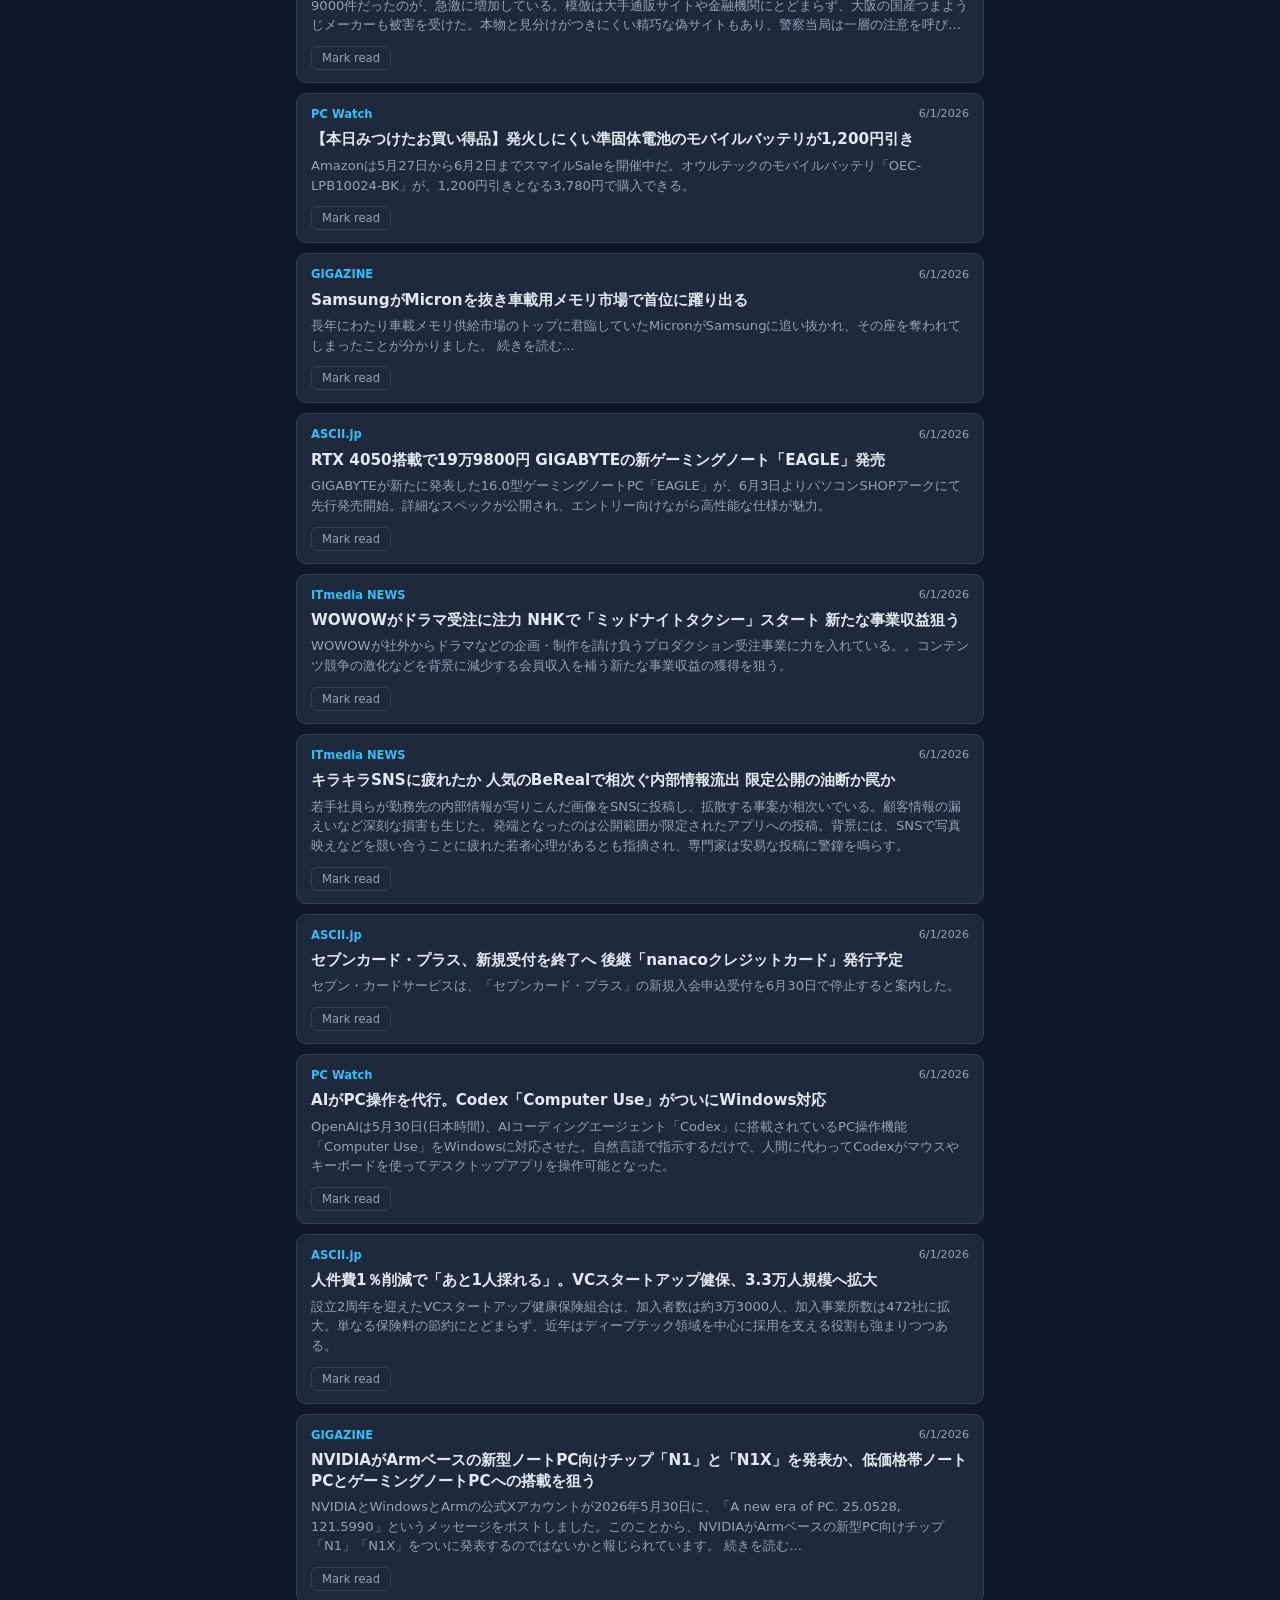
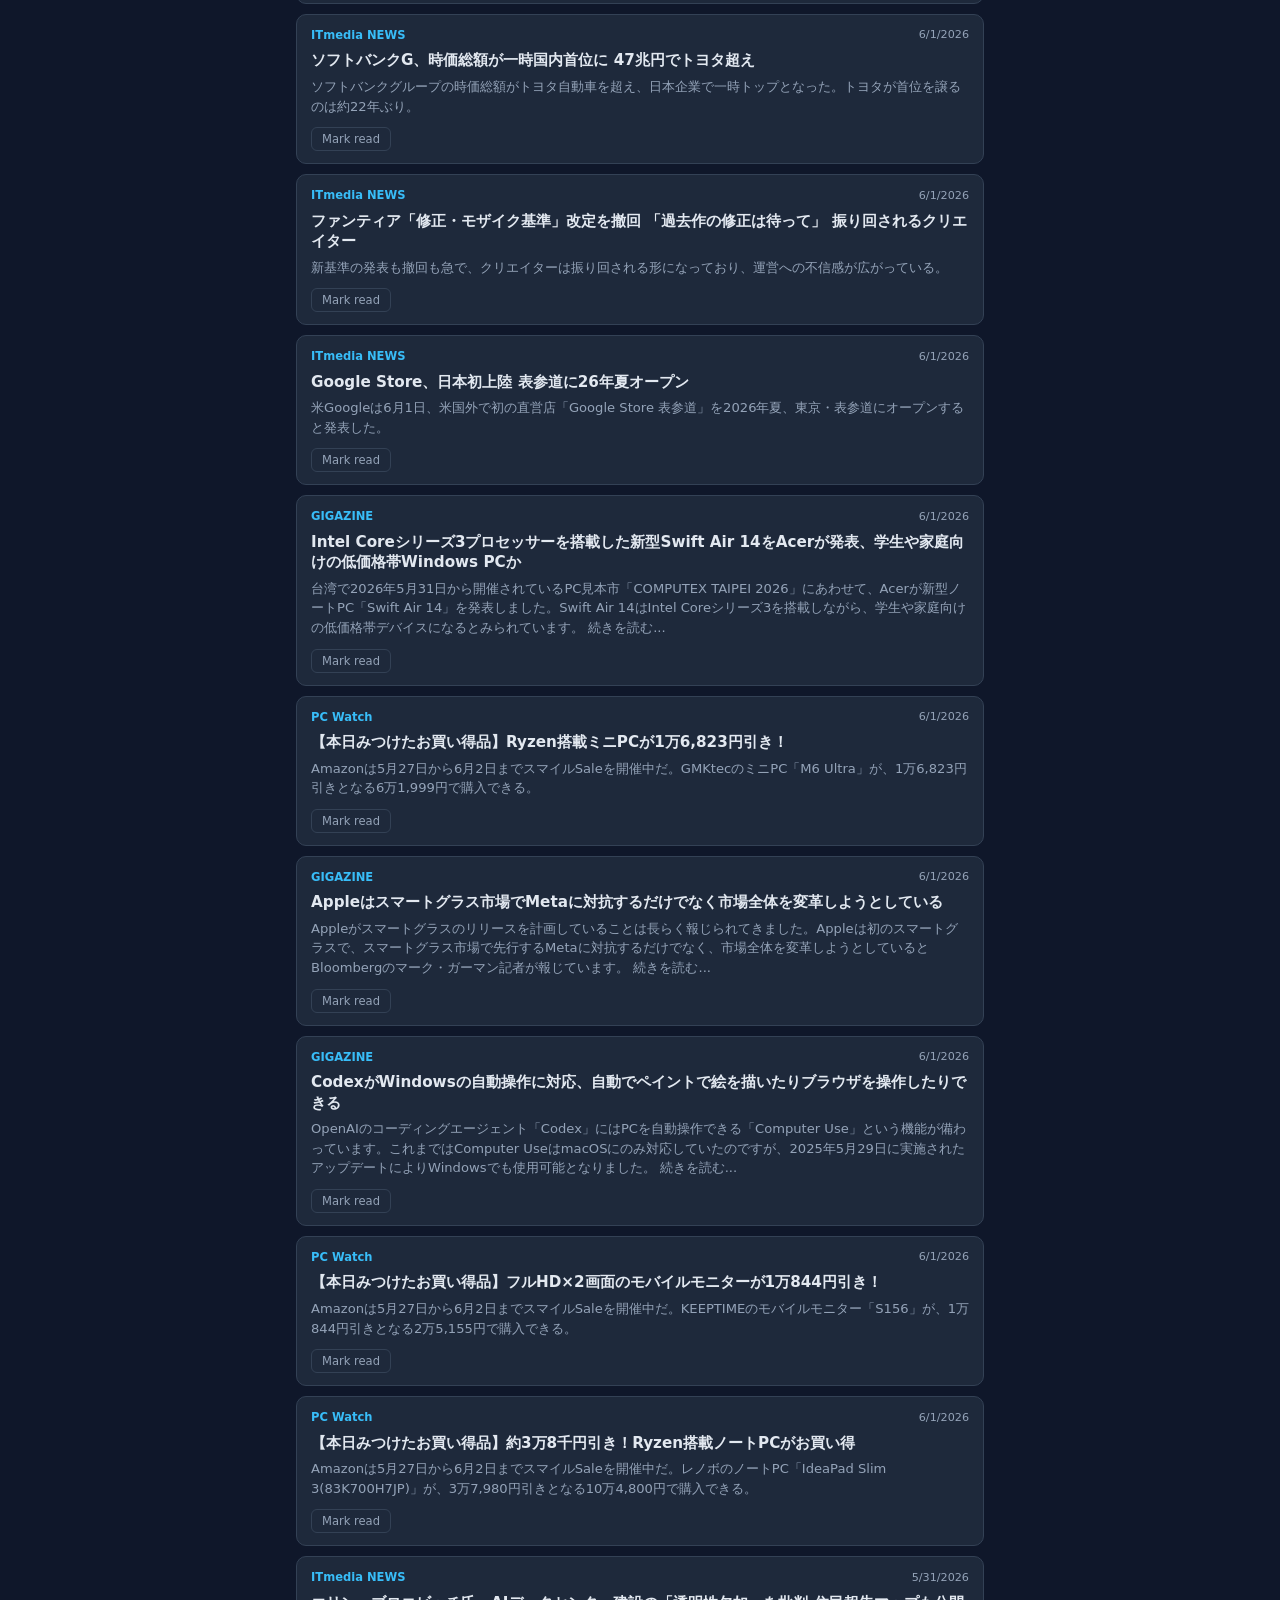
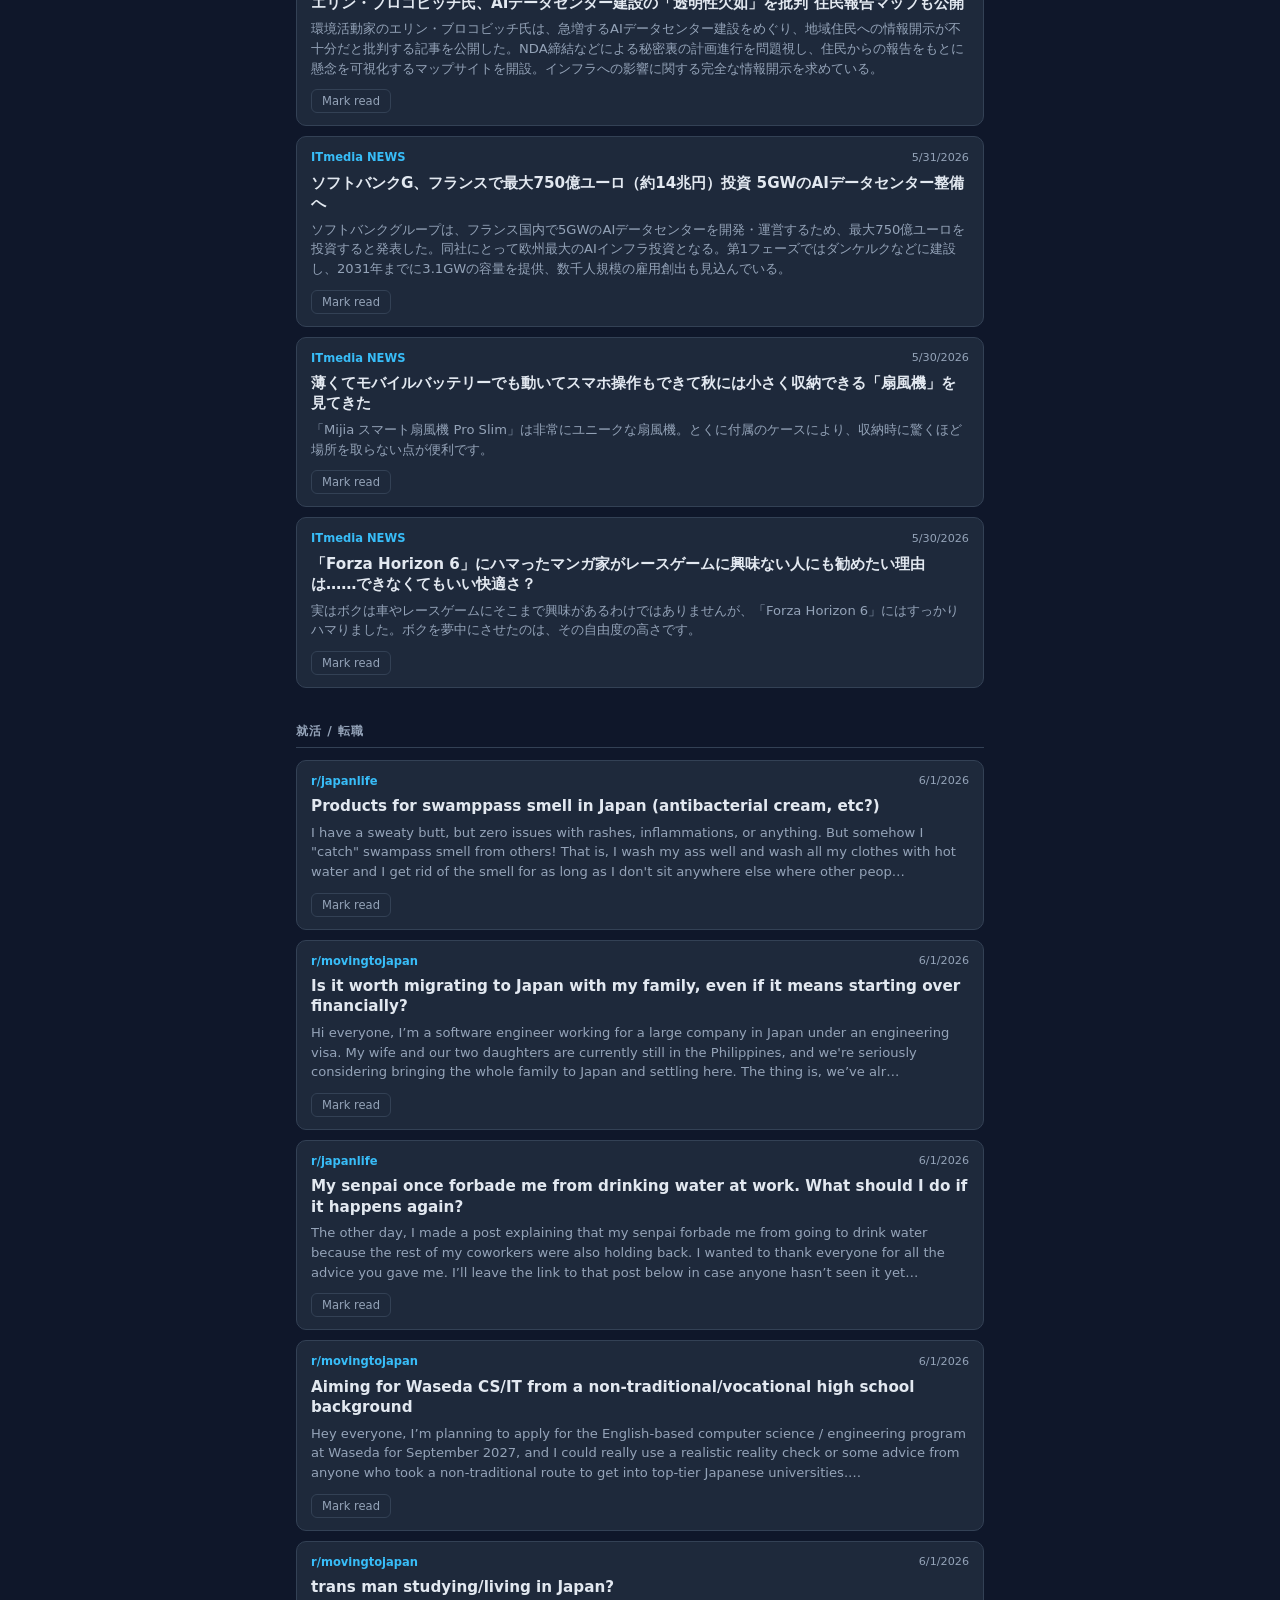
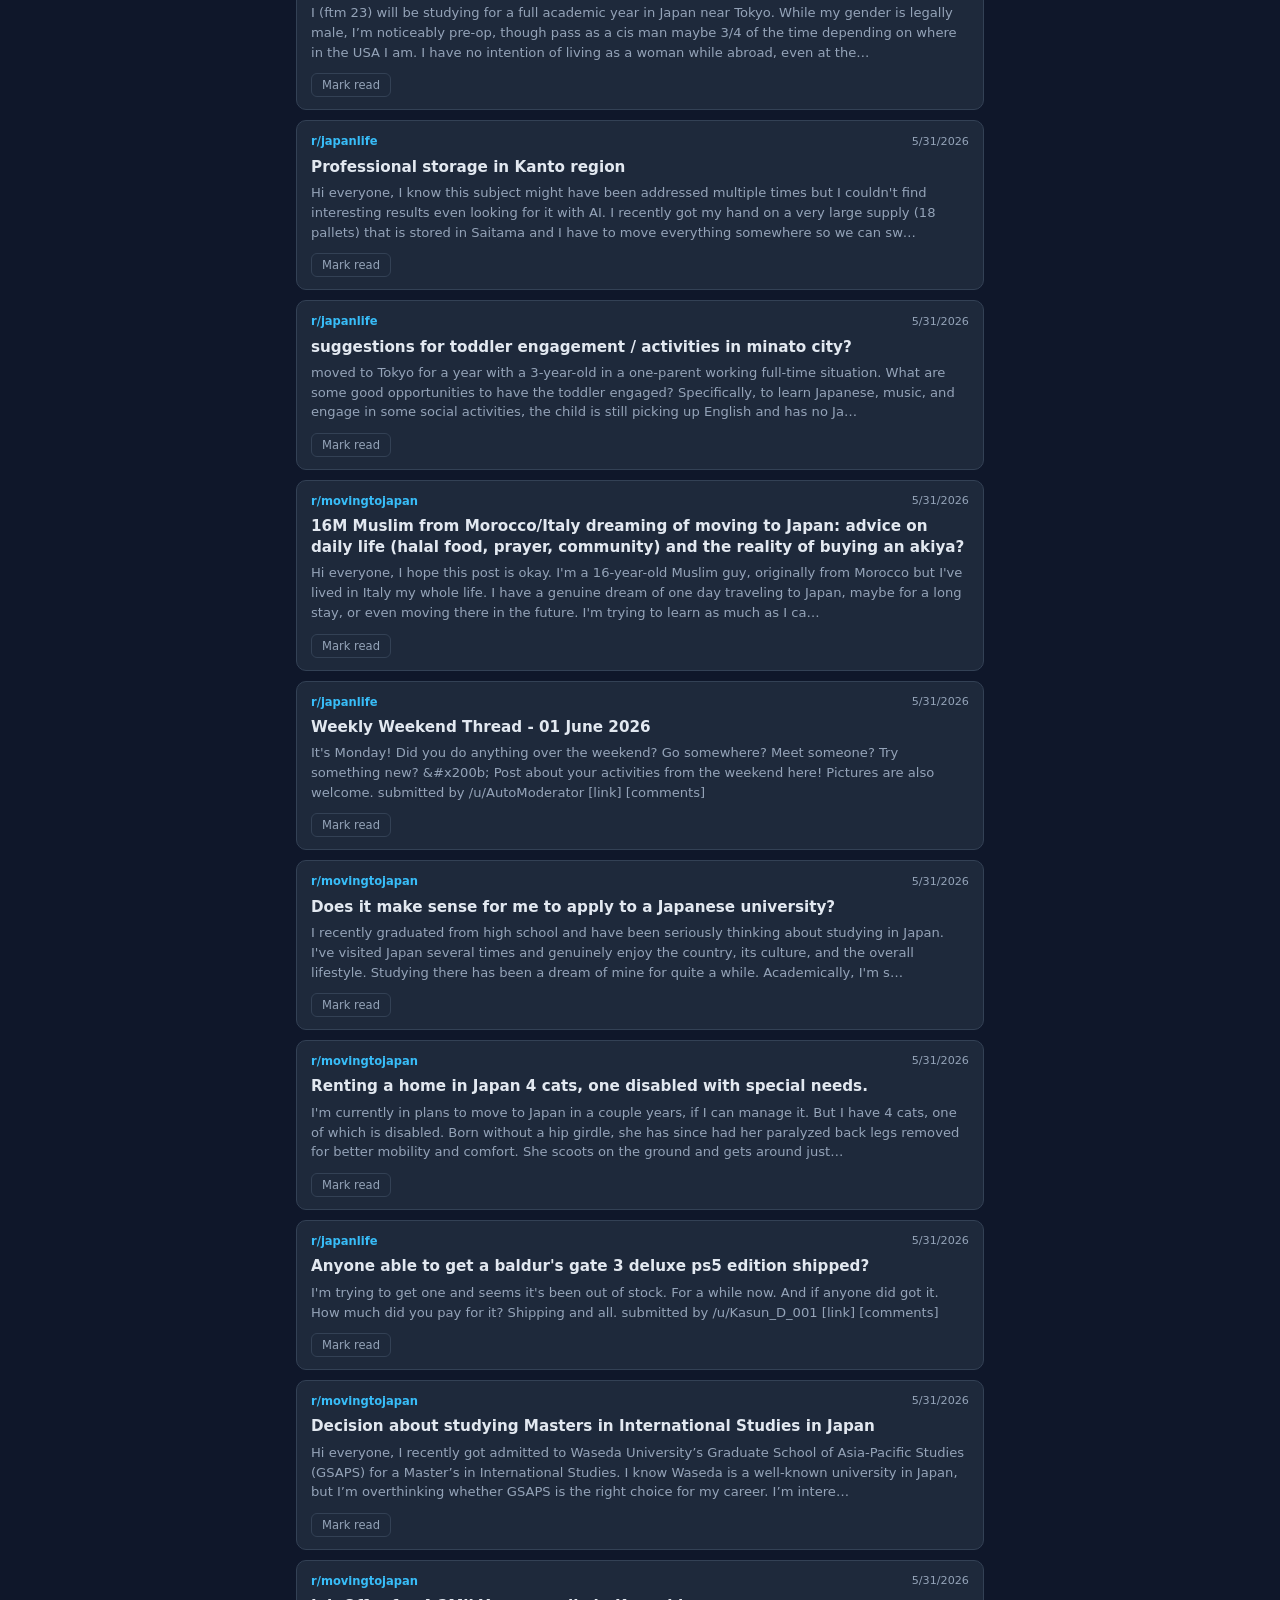
<file: public/index.html>
<!DOCTYPE html>
<html lang="ja">
<head>
  <meta charset="UTF-8">
  <meta name="viewport" content="width=device-width, initial-scale=1, viewport-fit=cover">
  <meta name="apple-mobile-web-app-capable" content="yes">
  <meta name="apple-mobile-web-app-status-bar-style" content="black-translucent">
  <meta name="apple-mobile-web-app-title" content="NewsKit">
  <meta name="description" content="Personal news & 就活 feed aggregator">
  <title>NewsKit</title>
  <link rel="manifest" href="manifest.json">
  <link rel="apple-touch-icon" href="icons/apple-touch-icon.png">
  <link rel="stylesheet" href="styles.css">
</head>
<body>
  <header class="app-header">
    <h1 class="app-title">NewsKit</h1>
    <span id="last-updated" class="last-updated"></span>
  </header>

  <nav class="cat-nav" aria-label="Category filters">
    <button class="cat-toggle" data-cat="tech_global">Tech Global</button>
    <button class="cat-toggle" data-cat="tech_japan">Tech Japan</button>
    <button class="cat-toggle" data-cat="jobs_japan">就活</button>
  </nav>

  <main id="feed-container">
    <p class="status-msg">Loading…</p>
  </main>

  <div id="install-banner" class="install-banner" hidden>
    <span>Install: Safari → <strong>Share</strong> → "Add to Home Screen"</span>
    <button id="dismiss-banner" class="dismiss-btn" aria-label="Dismiss">✕</button>
  </div>

  <script src="app.js"></script>
</body>
</html>
</file>
<file: docs/styles.css>
/* ── Reset & base ────────────────────────────────────────────────────────── */

*, *::before, *::after { box-sizing: border-box; margin: 0; padding: 0; }

:root {
  --bg:           #f1f5f9;
  --bg-card:      #ffffff;
  --bg-header:    #ffffff;
  --border:       #e2e8f0;
  --text:         #0f172a;
  --text-muted:   #64748b;
  --text-faint:   #94a3b8;
  --shadow:       0 1px 3px rgba(0,0,0,0.08), 0 1px 2px rgba(0,0,0,0.05);
  --shadow-sm:    0 1px 2px rgba(0,0,0,0.06);

  /* Category accent colours */
  --c-global:     #2563eb;   /* blue   — Tech Global */
  --c-japan:      #dc2626;   /* red    — Tech Japan  */
  --c-jobs:       #16a34a;   /* green  — Jobs        */

  --radius:       12px;
  --radius-sm:    8px;
  --gap:          12px;
  --safe-top:     env(safe-area-inset-top,    0px);
  --safe-bottom:  env(safe-area-inset-bottom, 0px);

  --header-h:     52px;
  --nav-h:        50px;
}

html {
  background: var(--bg);
  color: var(--text);
  font-family: "Hiragino Sans", "Hiragino Kaku Gothic ProN", "Yu Gothic",
               system-ui, -apple-system, sans-serif;
  font-size: 16px;
  line-height: 1.5;
  -webkit-text-size-adjust: 100%;
}

body {
  min-height: 100dvh;
  padding-top: calc(var(--safe-top) + var(--header-h) + var(--nav-h));
  padding-bottom: calc(var(--safe-bottom) + 16px);
}

/* ── Header ──────────────────────────────────────────────────────────────── */

.app-header {
  position: fixed;
  top: 0; left: 0; right: 0;
  z-index: 100;
  height: calc(var(--safe-top) + var(--header-h));
  display: flex;
  align-items: flex-end;
  gap: 8px;
  padding: 0 16px 10px;
  background: var(--bg-header);
  border-bottom: 1px solid var(--border);
  box-shadow: var(--shadow-sm);
}

.app-title {
  font-size: 1.05rem;
  font-weight: 800;
  letter-spacing: -0.01em;
  color: var(--text);
}

.app-title span { color: var(--c-global); }

.last-updated {
  margin-left: auto;
  font-size: 0.70rem;
  color: var(--text-faint);
  white-space: nowrap;
  overflow: hidden;
  text-overflow: ellipsis;
  max-width: 50%;
}

/* ── Category nav ────────────────────────────────────────────────────────── */

.cat-nav {
  position: fixed;
  top: calc(var(--safe-top) + var(--header-h));
  left: 0; right: 0;
  z-index: 90;
  display: flex;
  gap: 8px;
  padding: 9px 16px;
  background: var(--bg-header);
  border-bottom: 1px solid var(--border);
  overflow-x: auto;
  -webkit-overflow-scrolling: touch;
  scrollbar-width: none;
}
.cat-nav::-webkit-scrollbar { display: none; }

.cat-toggle {
  flex: 0 0 auto;
  display: flex;
  align-items: center;
  gap: 5px;
  padding: 6px 14px;
  border-radius: 20px;
  border: 1.5px solid var(--border);
  background: #fff;
  color: var(--text-muted);
  font-size: 0.82rem;
  font-weight: 500;
  font-family: inherit;
  cursor: pointer;
  transition: all 0.15s;
  -webkit-tap-highlight-color: transparent;
}

.cat-toggle[data-cat="tech_global"].active {
  background: #eff6ff;
  border-color: var(--c-global);
  color: var(--c-global);
  font-weight: 700;
}
.cat-toggle[data-cat="tech_japan"].active {
  background: #fef2f2;
  border-color: var(--c-japan);
  color: var(--c-japan);
  font-weight: 700;
}
.cat-toggle[data-cat="jobs_japan"].active {
  background: #f0fdf4;
  border-color: var(--c-jobs);
  color: var(--c-jobs);
  font-weight: 700;
}

/* ── Feed container ──────────────────────────────────────────────────────── */

#feed-container {
  padding: 16px;
  max-width: 680px;
  margin: 0 auto;
}

.status-msg, .empty-msg {
  padding: 32px 0;
  text-align: center;
  color: var(--text-muted);
  font-size: 0.9rem;
}

.error-msg {
  padding: 20px;
  text-align: center;
  color: #dc2626;
  background: #fef2f2;
  border: 1px solid #fecaca;
  border-radius: var(--radius-sm);
  font-size: 0.875rem;
}

/* ── Category section ────────────────────────────────────────────────────── */

.cat-section { margin-bottom: 28px; }

.cat-heading {
  display: flex;
  align-items: center;
  gap: 7px;
  font-size: 0.72rem;
  font-weight: 700;
  text-transform: uppercase;
  letter-spacing: 0.08em;
  margin-bottom: 10px;
  padding-bottom: 8px;
  border-bottom: 2px solid var(--border);
}

.cat-section[data-cat="tech_global"] .cat-heading { color: var(--c-global); border-color: var(--c-global); }
.cat-section[data-cat="tech_japan"]  .cat-heading { color: var(--c-japan);  border-color: var(--c-japan);  }
.cat-section[data-cat="jobs_japan"]  .cat-heading { color: var(--c-jobs);   border-color: var(--c-jobs);   }

/* ── Item card ───────────────────────────────────────────────────────────── */

.item-card {
  background: var(--bg-card);
  border: 1px solid var(--border);
  border-left-width: 3px;
  border-radius: var(--radius);
  padding: 12px 14px;
  margin-bottom: 9px;
  box-shadow: var(--shadow);
  transition: opacity 0.2s, box-shadow 0.15s;
}

.cat-section[data-cat="tech_global"] .item-card { border-left-color: var(--c-global); }
.cat-section[data-cat="tech_japan"]  .item-card { border-left-color: var(--c-japan);  }
.cat-section[data-cat="jobs_japan"]  .item-card { border-left-color: var(--c-jobs);   }

.item-card.read {
  opacity: 0.45;
  box-shadow: none;
}

.item-meta {
  display: flex;
  align-items: center;
  gap: 6px;
  margin-bottom: 5px;
}

.item-source {
  font-size: 0.68rem;
  font-weight: 700;
  letter-spacing: 0.03em;
  text-transform: uppercase;
  padding: 2px 7px;
  border-radius: 20px;
  white-space: nowrap;
  max-width: 55%;
  overflow: hidden;
  text-overflow: ellipsis;
}

.cat-section[data-cat="tech_global"] .item-source { background: #eff6ff; color: var(--c-global); }
.cat-section[data-cat="tech_japan"]  .item-source { background: #fef2f2; color: var(--c-japan);  }
.cat-section[data-cat="jobs_japan"]  .item-source { background: #f0fdf4; color: var(--c-jobs);   }

.item-age {
  margin-left: auto;
  font-size: 0.68rem;
  color: var(--text-faint);
  flex-shrink: 0;
}

.item-title {
  font-size: 0.93rem;
  font-weight: 600;
  line-height: 1.4;
  margin-bottom: 5px;
}

.item-title a {
  color: var(--text);
  text-decoration: none;
}
.item-title a:active { text-decoration: underline; }

.item-card.read .item-title a { color: var(--text-muted); }

.item-summary {
  font-size: 0.80rem;
  color: var(--text-muted);
  line-height: 1.55;
  margin-bottom: 10px;
  display: -webkit-box;
  -webkit-line-clamp: 3;
  -webkit-box-orient: vertical;
  overflow: hidden;
}

.item-footer {
  display: flex;
  align-items: center;
  justify-content: flex-end;
}

.mark-read-btn {
  display: inline-flex;
  align-items: center;
  gap: 4px;
  padding: 3px 10px;
  border-radius: 6px;
  border: 1px solid var(--border);
  background: transparent;
  color: var(--text-faint);
  font-size: 0.70rem;
  font-family: inherit;
  cursor: pointer;
  -webkit-tap-highlight-color: transparent;
}

.item-card.read .mark-read-btn {
  color: #16a34a;
  border-color: #bbf7d0;
  background: #f0fdf4;
}

/* ── Install banner ──────────────────────────────────────────────────────── */

.install-banner {
  position: fixed;
  bottom: calc(var(--safe-bottom) + 12px);
  left: 16px; right: 16px;
  z-index: 200;
  display: flex;
  align-items: center;
  justify-content: space-between;
  gap: 10px;
  padding: 12px 14px;
  background: #1e293b;
  border-radius: var(--radius);
  font-size: 0.82rem;
  color: #e2e8f0;
  box-shadow: 0 4px 24px rgba(0,0,0,0.2);
}

.install-banner[hidden] { display: none; }

.dismiss-btn {
  background: none;
  border: none;
  color: #94a3b8;
  font-size: 1.1rem;
  cursor: pointer;
  padding: 2px 6px;
  -webkit-tap-highlight-color: transparent;
}

/* ── Scrollbar (non-iOS) ─────────────────────────────────────────────────── */

::-webkit-scrollbar { width: 4px; }
::-webkit-scrollbar-track { background: var(--bg); }
::-webkit-scrollbar-thumb { background: var(--border); border-radius: 2px; }
</file>
<file: public/styles.css>
/* ── Reset & base ────────────────────────────────────────────────────────── */

*, *::before, *::after { box-sizing: border-box; margin: 0; padding: 0; }

:root {
  --bg:          #0f172a;
  --bg-card:     #1e293b;
  --bg-card-read:#151f30;
  --border:      #334155;
  --text:        #e2e8f0;
  --text-muted:  #94a3b8;
  --accent:      #38bdf8;
  --accent-dim:  #0ea5e9;
  --read-text:   #64748b;
  --toggle-off:  #1e293b;
  --toggle-on:   #0ea5e9;
  --radius:      10px;
  --gap:         12px;
  --safe-top:    env(safe-area-inset-top, 0px);
  --safe-bottom: env(safe-area-inset-bottom, 0px);
}

html {
  background: var(--bg);
  color: var(--text);
  /* iOS CJK-first font stack */
  font-family: "Hiragino Sans", "Hiragino Kaku Gothic ProN", "Yu Gothic",
               system-ui, -apple-system, sans-serif;
  font-size: 16px;
  line-height: 1.5;
  -webkit-text-size-adjust: 100%;
}

body {
  min-height: 100dvh;
  padding-top: calc(var(--safe-top) + 56px); /* header height */
  padding-bottom: calc(var(--safe-bottom) + 16px);
}

/* ── Header ──────────────────────────────────────────────────────────────── */

.app-header {
  position: fixed;
  top: 0;
  left: 0; right: 0;
  z-index: 100;
  display: flex;
  align-items: center;
  gap: 10px;
  padding: calc(var(--safe-top) + 10px) 16px 10px;
  background: var(--bg);
  border-bottom: 1px solid var(--border);
}

.app-title {
  font-size: 1.1rem;
  font-weight: 700;
  letter-spacing: 0.02em;
  color: var(--accent);
  flex: 0 0 auto;
}

.last-updated {
  font-size: 0.72rem;
  color: var(--text-muted);
  flex: 1 1 auto;
  text-align: right;
  white-space: nowrap;
  overflow: hidden;
  text-overflow: ellipsis;
}

/* ── Category nav ────────────────────────────────────────────────────────── */

.cat-nav {
  position: sticky;
  top: calc(var(--safe-top) + 56px);
  z-index: 90;
  display: flex;
  gap: 8px;
  padding: 10px 16px;
  background: var(--bg);
  border-bottom: 1px solid var(--border);
  overflow-x: auto;
  -webkit-overflow-scrolling: touch;
  scrollbar-width: none;
}
.cat-nav::-webkit-scrollbar { display: none; }

.cat-toggle {
  flex: 0 0 auto;
  padding: 6px 14px;
  border-radius: 20px;
  border: 1px solid var(--border);
  background: var(--toggle-off);
  color: var(--text-muted);
  font-size: 0.82rem;
  font-family: inherit;
  cursor: pointer;
  transition: background 0.15s, color 0.15s, border-color 0.15s;
  -webkit-tap-highlight-color: transparent;
}

.cat-toggle.active {
  background: var(--toggle-on);
  border-color: var(--toggle-on);
  color: #fff;
  font-weight: 600;
}

/* ── Feed container ──────────────────────────────────────────────────────── */

#feed-container {
  padding: var(--gap) 16px;
  max-width: 720px;
  margin: 0 auto;
}

.status-msg, .error-msg, .empty-msg {
  padding: 24px 0;
  text-align: center;
  color: var(--text-muted);
  font-size: 0.9rem;
}

.error-msg { color: #f87171; }

/* ── Category section ────────────────────────────────────────────────────── */

.cat-section { margin-bottom: 28px; }

.cat-heading {
  font-size: 0.78rem;
  font-weight: 700;
  text-transform: uppercase;
  letter-spacing: 0.08em;
  color: var(--text-muted);
  padding: 6px 0;
  border-bottom: 1px solid var(--border);
  margin-bottom: var(--gap);
}

/* ── Item card ───────────────────────────────────────────────────────────── */

.item-card {
  background: var(--bg-card);
  border: 1px solid var(--border);
  border-radius: var(--radius);
  padding: 12px 14px;
  margin-bottom: 10px;
  transition: opacity 0.15s;
}

.item-card.read {
  background: var(--bg-card-read);
  opacity: 0.55;
}

.item-meta {
  display: flex;
  align-items: center;
  gap: 8px;
  margin-bottom: 6px;
}

.item-source {
  font-size: 0.72rem;
  font-weight: 600;
  color: var(--accent);
  white-space: nowrap;
  overflow: hidden;
  text-overflow: ellipsis;
  max-width: 60%;
}

.item-age {
  font-size: 0.70rem;
  color: var(--text-muted);
  margin-left: auto;
  flex-shrink: 0;
}

.item-title {
  font-size: 0.95rem;
  font-weight: 600;
  line-height: 1.35;
  margin-bottom: 6px;
}

.item-title a {
  color: var(--text);
  text-decoration: none;
}
.item-title a:active { color: var(--accent); }

.item-card.read .item-title a {
  color: var(--read-text);
}

.item-summary {
  font-size: 0.82rem;
  color: var(--text-muted);
  line-height: 1.5;
  margin-bottom: 10px;
  /* Clamp to 3 lines */
  display: -webkit-box;
  -webkit-line-clamp: 3;
  -webkit-box-orient: vertical;
  overflow: hidden;
}

.mark-read-btn {
  display: inline-block;
  padding: 4px 10px;
  border-radius: 6px;
  border: 1px solid var(--border);
  background: transparent;
  color: var(--text-muted);
  font-size: 0.72rem;
  font-family: inherit;
  cursor: pointer;
  -webkit-tap-highlight-color: transparent;
}

.item-card.read .mark-read-btn {
  color: var(--accent-dim);
  border-color: var(--accent-dim);
}

/* ── Install banner ──────────────────────────────────────────────────────── */

.install-banner {
  position: fixed;
  bottom: calc(var(--safe-bottom) + 12px);
  left: 16px; right: 16px;
  z-index: 200;
  display: flex;
  align-items: center;
  justify-content: space-between;
  gap: 10px;
  padding: 12px 14px;
  background: var(--bg-card);
  border: 1px solid var(--accent-dim);
  border-radius: var(--radius);
  font-size: 0.82rem;
  color: var(--text);
  box-shadow: 0 4px 20px rgba(0,0,0,0.5);
}

.install-banner[hidden] { display: none; }

.dismiss-btn {
  background: none;
  border: none;
  color: var(--text-muted);
  font-size: 1.1rem;
  cursor: pointer;
  padding: 2px 6px;
  -webkit-tap-highlight-color: transparent;
}

/* ── Scrollbar (non-iOS) ─────────────────────────────────────────────────── */

::-webkit-scrollbar { width: 4px; }
::-webkit-scrollbar-track { background: var(--bg); }
::-webkit-scrollbar-thumb { background: var(--border); border-radius: 2px; }
</file>
